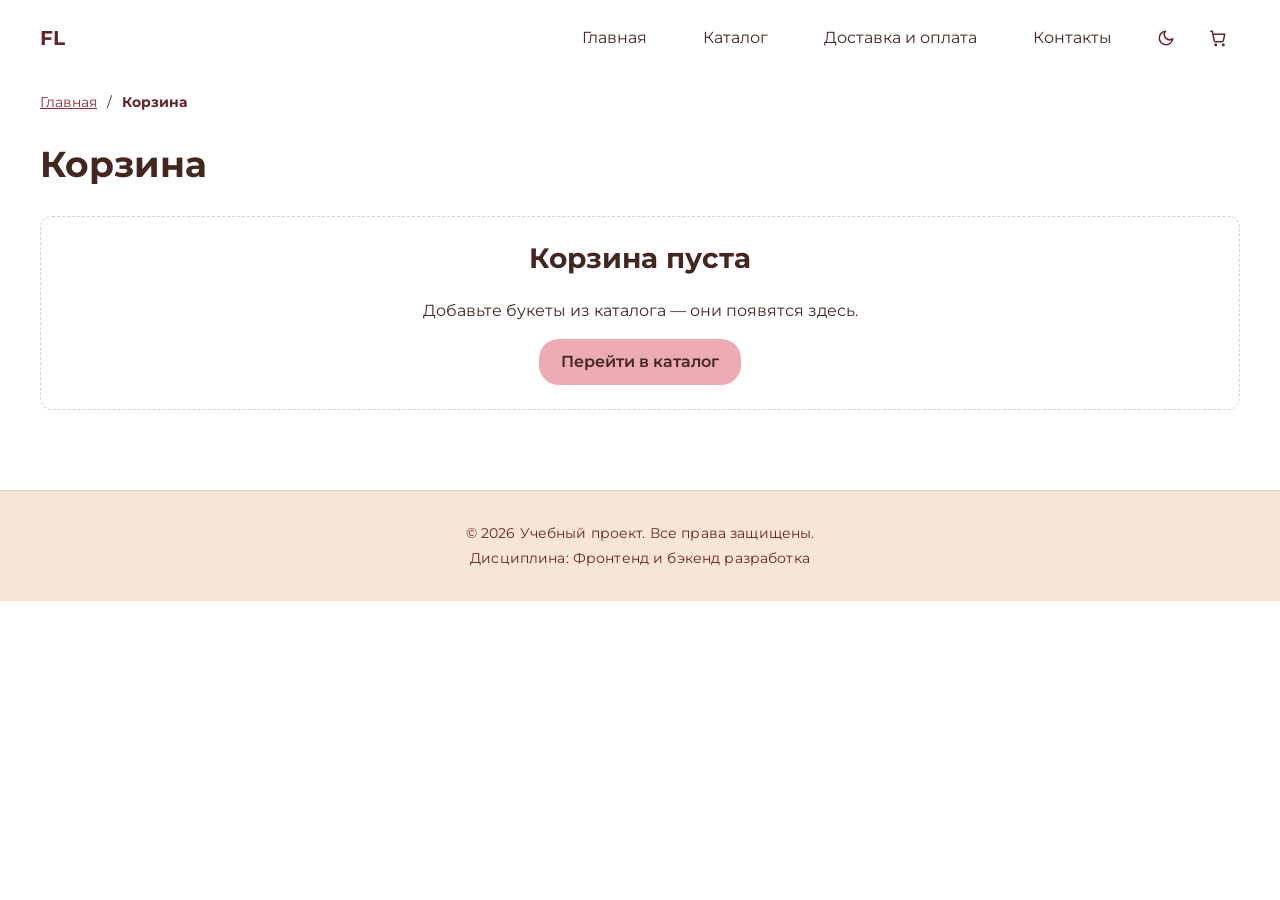
<file: cart.html>
<!DOCTYPE html>
<html lang="ru">
<head>
  <meta charset="UTF-8">
  <meta name="viewport" content="width=device-width, initial-scale=1.0">
  <meta name="description" content="Корзина: количество, удаление, промокод и итоговая сумма.">
  <title>Корзина — Учебный интернет-магазин</title>
  <script>
    /* Тема ставится до отрисовки страницы, чтобы не было «вспышки» светлой темы. */
    try {
      var savedTheme = JSON.parse(localStorage.getItem('kr4-theme'));
      var dark = savedTheme ? savedTheme === 'dark' : window.matchMedia('(prefers-color-scheme: dark)').matches;
      document.documentElement.dataset.theme = dark ? 'dark' : 'light';
    } catch (error) {}
  </script>
  <link rel="preconnect" href="https://fonts.googleapis.com">
  <link rel="preconnect" href="https://fonts.gstatic.com" crossorigin>
  <link rel="stylesheet" href="https://fonts.googleapis.com/css2?family=Montserrat:wght@300;400;700&display=swap">
  <link rel="stylesheet" href="css/style.css">
  <link rel="stylesheet" href="css/responsive.css">
  <link rel="icon" href="images/icon.png" type="image/png">
  <script src="js/data.js" defer></script>
  <script src="js/utils.js" defer></script>
  <script src="js/cart.js" defer></script>
  <script src="js/favorites.js" defer></script>
  <script src="js/theme.js" defer></script>
  <script src="js/modal.js" defer></script>
  <script src="js/validation.js" defer></script>
  <script src="js/catalog.js" defer></script>
  <script src="js/product.js" defer></script>
  <script src="js/order.js" defer></script>
  <script src="js/main.js" defer></script>
  <meta property="og:type" content="website">
  <meta property="og:title" content="Учебный интернет-магазин цветов">
  <meta property="og:description" content="Учебный проект: JavaScript, DOM, события, формы и валидация.">
  <meta property="og:image" content="https://menvika.github.io/kr4-js-shop/images/hero-1200.jpg">
</head>
<body data-page="cart">
  <a class="skip-link" href="#main">Перейти к основному содержимому</a>
  <svg class="icon-sprite" aria-hidden="true" focusable="false" style="display: none">
    <symbol id="icon-cart" viewBox="0 0 24 24" fill="none" stroke="currentColor" stroke-width="2" stroke-linecap="round" stroke-linejoin="round">
      <circle cx="9" cy="21" r="1"></circle>
      <circle cx="19" cy="21" r="1"></circle>
      <path d="M2.5 3h2l2.4 12.4a2 2 0 0 0 2 1.6h8.2a2 2 0 0 0 2-1.6L21 7H6"></path>
    </symbol>
    <symbol id="icon-heart" viewBox="0 0 24 24" fill="none" stroke="currentColor" stroke-width="2" stroke-linecap="round" stroke-linejoin="round">
      <path d="M20.8 4.6a5.5 5.5 0 0 0-7.8 0L12 5.7l-1-1.1a5.5 5.5 0 0 0-7.8 7.8l1 1.1L12 21.2l7.8-7.7 1-1.1a5.5 5.5 0 0 0 0-7.8z"></path>
    </symbol>
    <symbol id="icon-moon" viewBox="0 0 24 24" fill="none" stroke="currentColor" stroke-width="2" stroke-linecap="round" stroke-linejoin="round">
      <path d="M21 12.8A9 9 0 1 1 11.2 3a7 7 0 0 0 9.8 9.8z"></path>
    </symbol>
    <symbol id="icon-sun" viewBox="0 0 24 24" fill="none" stroke="currentColor" stroke-width="2" stroke-linecap="round" stroke-linejoin="round">
      <circle cx="12" cy="12" r="4"></circle>
      <path d="M12 2v2M12 20v2M4.9 4.9l1.4 1.4M17.7 17.7l1.4 1.4M2 12h2M20 12h2M4.9 19.1l1.4-1.4M17.7 6.3l1.4-1.4"></path>
    </symbol>
  </svg>
  <header>
    <div class="site-header">
      <nav class="site-nav" aria-label="Основная навигация">
        <a class="site-logo" href="index.html" aria-label="FL — на главную">FL</a>
        <button class="nav-toggle" type="button" aria-expanded="false" aria-controls="site-menu" hidden>
          <span class="nav-toggle__bars" aria-hidden="true"></span>
          <span>Меню</span>
        </button>
        <ul class="site-nav__list" id="site-menu">
            <li><a href="index.html">Главная</a></li>
            <li><a href="catalog.html">Каталог</a></li>
            <li><a href="dostav.html">Доставка и оплата</a></li>
            <li><a href="contacts.html">Контакты</a></li>
        </ul>
        <div class="site-nav__actions">
          <button class="theme-toggle" type="button" id="theme-toggle" aria-pressed="false" aria-label="Включить тёмную тему">
            <svg class="theme-toggle__moon" viewBox="0 0 24 24" aria-hidden="true"><use href="#icon-moon"></use></svg>
            <svg class="theme-toggle__sun" viewBox="0 0 24 24" aria-hidden="true"><use href="#icon-sun"></use></svg>
          </button>
          <a class="cart-button cart-button--header" id="header-basket" href="cart.html" aria-label="Корзина" aria-current="page">
            <svg viewBox="0 0 24 24" aria-hidden="true"><use href="#icon-cart"></use></svg>
            <span class="cart-badge" data-cart-count hidden>0</span>
          </a>
        </div>
      </nav>
    </div>
  </header>

  <main id="main" tabindex="-1">
    <nav class="breadcrumbs" aria-label="Хлебные крошки">
      <a href="index.html">Главная</a>
      <span class="breadcrumbs__separator" aria-hidden="true">/</span>
      <span aria-current="page">Корзина</span>
    </nav>
    <section class="section cart-page">
      <h1>Корзина</h1>

      <div class="empty-state" id="cart-empty" hidden>
        <h2 class="empty-state__title">Корзина пуста</h2>
        <p>Добавьте букеты из каталога — они появятся здесь.</p>
        <a class="button" href="catalog.html">Перейти в каталог</a>
      </div>

      <div class="cart-layout">
        <ul class="cart-list" id="cart-list" aria-label="Товары в корзине"></ul>

        <aside class="cart-summary" id="cart-summary" aria-label="Итого" hidden>
          <h2>Ваш заказ</h2>
          <dl class="cart-summary__rows">
            <div><dt>Товаров</dt><dd id="cart-count">0</dd></div>
            <div><dt>Сумма</dt><dd id="cart-subtotal">0 руб.</dd></div>
            <div id="cart-discount-row" hidden><dt id="cart-discount-label">Скидка</dt><dd id="cart-discount">0 руб.</dd></div>
            <div class="cart-summary__total"><dt>Итого</dt><dd id="cart-total">0 руб.</dd></div>
          </dl>

          <form class="promo-form" id="promo-form" action="#" novalidate>
            <label for="promo-input">Промокод</label>
            <div class="promo-form__row">
              <input id="promo-input" name="promo" type="text" autocomplete="off" maxlength="20" placeholder="SPRING10">
              <button class="button" type="submit">Применить</button>
            </div>
            <p class="promo-form__hint">Попробуйте SPRING10 или FLOWERS500 (от 5000 руб.).</p>
            <p class="promo-form__message" id="promo-message" role="status" aria-live="polite"></p>
            <p class="promo-form__applied" id="promo-applied" hidden>
              <span id="promo-applied-text"></span>
              <button class="link-button" type="button" id="promo-remove">Убрать</button>
            </p>
          </form>

          <div class="cart-summary__actions">
            <a class="button" href="order.html">Оформить заявку</a>
            <button class="button button--outline" type="button" id="cart-clear">Очистить корзину</button>
          </div>
        </aside>
      </div>
    </section>
  </main>

  <div class="toast" id="toast" role="status" aria-live="polite">
    <img class="toast__image" data-src="images/cat_toast1.gif" alt="" width="240" height="240">
    <span class="toast__text" id="toast-text"></span>
  </div>

  <footer>
    <p>&copy; 2026 Учебный проект. Все права защищены.</p>
    <p>Дисциплина: Фронтенд и бэкенд разработка</p>
  </footer>
</body>
</html>
</file>
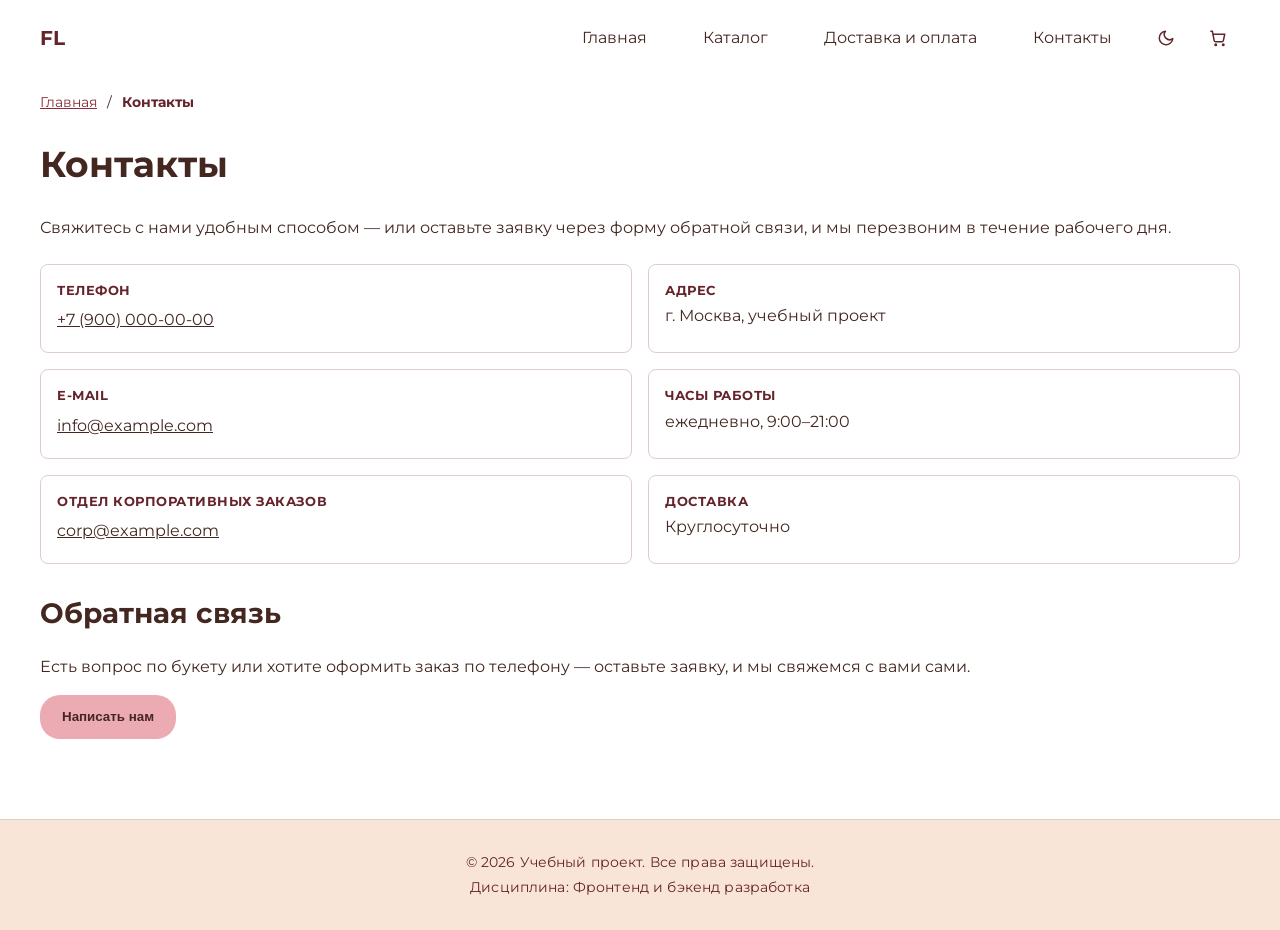
<file: contacts.html>
<!DOCTYPE html>
<html lang="ru">
<head>
  <meta charset="UTF-8">
  <meta name="viewport" content="width=device-width, initial-scale=1.0">
  <meta name="description" content="Контакты магазина и форма обратной связи.">
  <title>Контакты — Учебный интернет-магазин</title>
  <script>
    /* Тема ставится до отрисовки страницы, чтобы не было «вспышки» светлой темы. */
    try {
      var savedTheme = JSON.parse(localStorage.getItem('kr4-theme'));
      var dark = savedTheme ? savedTheme === 'dark' : window.matchMedia('(prefers-color-scheme: dark)').matches;
      document.documentElement.dataset.theme = dark ? 'dark' : 'light';
    } catch (error) {}
  </script>
  <link rel="preconnect" href="https://fonts.googleapis.com">
  <link rel="preconnect" href="https://fonts.gstatic.com" crossorigin>
  <link rel="stylesheet" href="https://fonts.googleapis.com/css2?family=Montserrat:wght@300;400;700&display=swap">
  <link rel="stylesheet" href="css/style.css">
  <link rel="stylesheet" href="css/responsive.css">
  <link rel="icon" href="images/icon.png" type="image/png">
  <script src="js/data.js" defer></script>
  <script src="js/utils.js" defer></script>
  <script src="js/cart.js" defer></script>
  <script src="js/favorites.js" defer></script>
  <script src="js/theme.js" defer></script>
  <script src="js/modal.js" defer></script>
  <script src="js/validation.js" defer></script>
  <script src="js/catalog.js" defer></script>
  <script src="js/product.js" defer></script>
  <script src="js/order.js" defer></script>
  <script src="js/main.js" defer></script>
  <meta property="og:type" content="website">
  <meta property="og:title" content="Учебный интернет-магазин цветов">
  <meta property="og:description" content="Учебный проект: JavaScript, DOM, события, формы и валидация.">
  <meta property="og:image" content="https://menvika.github.io/kr4-js-shop/images/hero-1200.jpg">
</head>
<body data-page="contacts">
  <a class="skip-link" href="#main">Перейти к основному содержимому</a>
  <svg class="icon-sprite" aria-hidden="true" focusable="false" style="display: none">
    <symbol id="icon-cart" viewBox="0 0 24 24" fill="none" stroke="currentColor" stroke-width="2" stroke-linecap="round" stroke-linejoin="round">
      <circle cx="9" cy="21" r="1"></circle>
      <circle cx="19" cy="21" r="1"></circle>
      <path d="M2.5 3h2l2.4 12.4a2 2 0 0 0 2 1.6h8.2a2 2 0 0 0 2-1.6L21 7H6"></path>
    </symbol>
    <symbol id="icon-heart" viewBox="0 0 24 24" fill="none" stroke="currentColor" stroke-width="2" stroke-linecap="round" stroke-linejoin="round">
      <path d="M20.8 4.6a5.5 5.5 0 0 0-7.8 0L12 5.7l-1-1.1a5.5 5.5 0 0 0-7.8 7.8l1 1.1L12 21.2l7.8-7.7 1-1.1a5.5 5.5 0 0 0 0-7.8z"></path>
    </symbol>
    <symbol id="icon-moon" viewBox="0 0 24 24" fill="none" stroke="currentColor" stroke-width="2" stroke-linecap="round" stroke-linejoin="round">
      <path d="M21 12.8A9 9 0 1 1 11.2 3a7 7 0 0 0 9.8 9.8z"></path>
    </symbol>
    <symbol id="icon-sun" viewBox="0 0 24 24" fill="none" stroke="currentColor" stroke-width="2" stroke-linecap="round" stroke-linejoin="round">
      <circle cx="12" cy="12" r="4"></circle>
      <path d="M12 2v2M12 20v2M4.9 4.9l1.4 1.4M17.7 17.7l1.4 1.4M2 12h2M20 12h2M4.9 19.1l1.4-1.4M17.7 6.3l1.4-1.4"></path>
    </symbol>
  </svg>
  <header>
    <div class="site-header">
      <nav class="site-nav" aria-label="Основная навигация">
        <a class="site-logo" href="index.html" aria-label="FL — на главную">FL</a>
        <button class="nav-toggle" type="button" aria-expanded="false" aria-controls="site-menu" hidden>
          <span class="nav-toggle__bars" aria-hidden="true"></span>
          <span>Меню</span>
        </button>
        <ul class="site-nav__list" id="site-menu">
            <li><a href="index.html">Главная</a></li>
            <li><a href="catalog.html">Каталог</a></li>
            <li><a href="dostav.html">Доставка и оплата</a></li>
            <li><a href="contacts.html" aria-current="page">Контакты</a></li>
        </ul>
        <div class="site-nav__actions">
          <button class="theme-toggle" type="button" id="theme-toggle" aria-pressed="false" aria-label="Включить тёмную тему">
            <svg class="theme-toggle__moon" viewBox="0 0 24 24" aria-hidden="true"><use href="#icon-moon"></use></svg>
            <svg class="theme-toggle__sun" viewBox="0 0 24 24" aria-hidden="true"><use href="#icon-sun"></use></svg>
          </button>
          <a class="cart-button cart-button--header" id="header-basket" href="cart.html" aria-label="Корзина">
            <svg viewBox="0 0 24 24" aria-hidden="true"><use href="#icon-cart"></use></svg>
            <span class="cart-badge" data-cart-count hidden>0</span>
          </a>
        </div>
      </nav>
    </div>
  </header>

  <main id="main" tabindex="-1">

    <nav class="breadcrumbs" aria-label="Хлебные крошки">
      <a href="index.html">Главная</a>
      <span class="breadcrumbs__separator" aria-hidden="true">/</span>
      <span aria-current="page">Контакты</span>
    </nav>

    <section class="section">
      <h1>Контакты</h1>
      <p>
        Свяжитесь с нами удобным способом — или оставьте заявку через форму
        обратной связи, и мы перезвоним в течение рабочего дня.
      </p>

      <ul class="contact-list">
        <li>
          <span class="contact-list__label">Телефон</span>
          <a href="tel:+79000000000">+7 (900) 000-00-00</a>
        </li>
        <li>
          <span class="contact-list__label">Адрес</span>
          г. Москва, учебный проект
        </li>
        <li>
          <span class="contact-list__label">E-mail</span>
          <a href="mailto:info@example.com">info@example.com</a>
        </li>
        <li>
          <span class="contact-list__label">Часы работы</span>
          ежедневно, 9:00–21:00
        </li>
        <li>
          <span class="contact-list__label">Отдел корпоративных заказов</span>
          <a href="mailto:corp@example.com">corp@example.com</a>
        </li>
        <li>
          <span class="contact-list__label">Доставка</span>
          Круглосуточно
        </li>
      </ul>
    </section>

    <section class="section" id="feedback">
      <h2>Обратная связь</h2>
      <p>
        Есть вопрос по букету или хотите оформить заказ по телефону —
        оставьте заявку, и мы свяжемся с вами сами.
      </p>

      <button type="button" class="button" id="open-order-dialog" data-open-modal="contact-order-dialog">Написать нам</button>
    </section>
  
  </main>

  <div class="toast" id="toast" role="status" aria-live="polite">
    <img class="toast__image" data-src="images/cat_toast1.gif" alt="" width="240" height="240">
    <span class="toast__text" id="toast-text"></span>
  </div>
  <dialog class="order-dialog" id="contact-order-dialog" aria-labelledby="contact-order-dialog-title">
    <div class="order-dialog__body">
      <button class="dialog-close" type="button" data-close-modal aria-label="Закрыть">×</button>

      <p class="dialog-eyebrow">Обратная связь</p>
      <h2 id="contact-order-dialog-title">Оставить заявку</h2>
      <p class="order-dialog__lead">Заполните форму — ответим по указанному телефону или почте.</p>

      <form class="order-form" id="contact-order-form" action="#" method="post" novalidate>
        <div class="form-field">
          <label for="contact-name">Имя</label>
          <input id="contact-name" name="name" type="text" placeholder="Введите ваше имя" autocomplete="given-name" required data-validate="name" data-label="Имя" data-required-message="Введите имя">
        </div>

        <div class="form-field">
          <label for="contact-email">E-mail</label>
          <input id="contact-email" name="email" type="email" placeholder="example@mail.ru" autocomplete="email" required data-validate="email" data-label="E-mail" data-required-message="Введите e-mail">
        </div>

        <div class="form-field">
          <label for="contact-phone">Телефон</label>
          <input id="contact-phone" name="phone" type="tel" inputmode="tel" placeholder="+7 900 000-00-00" required data-validate="phone" data-label="Телефон" data-required-message="Введите телефон">
        </div>

        <div class="form-field">
          <label for="contact-date">Дата связи</label>
          <input id="contact-date" name="date" type="date" data-validate="date" data-label="Дата связи">
        </div>

        <div class="form-field">
          <label for="contact-comment">Комментарий</label>
          <textarea id="contact-comment" name="comment" rows="4" placeholder="Укажите дополнительную информацию" data-validate="comment" data-label="Комментарий"></textarea>
        </div>

        <div class="form-field form-field--checkbox">
          <label for="contact-agreement">
            <input id="contact-agreement" name="agreement" type="checkbox" required data-validate="agreement" data-label="Согласие" data-required-message="Подтвердите согласие на обработку данных"> Я согласен на обработку данных
          </label>
        </div>

        <div class="form-actions">
          <button type="submit" class="button">Отправить заявку</button>
        </div>
      </form>

      <div id="success-message" class="success-message" role="status" tabindex="-1" hidden>
        <strong>Заявка успешно отправлена!</strong>
        <p>Спасибо! Мы свяжемся с вами в ближайшее время.</p>
      </div>
    </div>
  </dialog>
  <footer>
    <p>&copy; 2026 Учебный проект. Все права защищены.</p>
    <p>Дисциплина: Фронтенд и бэкенд разработка</p>
  </footer>
</body>
</html>
</file>
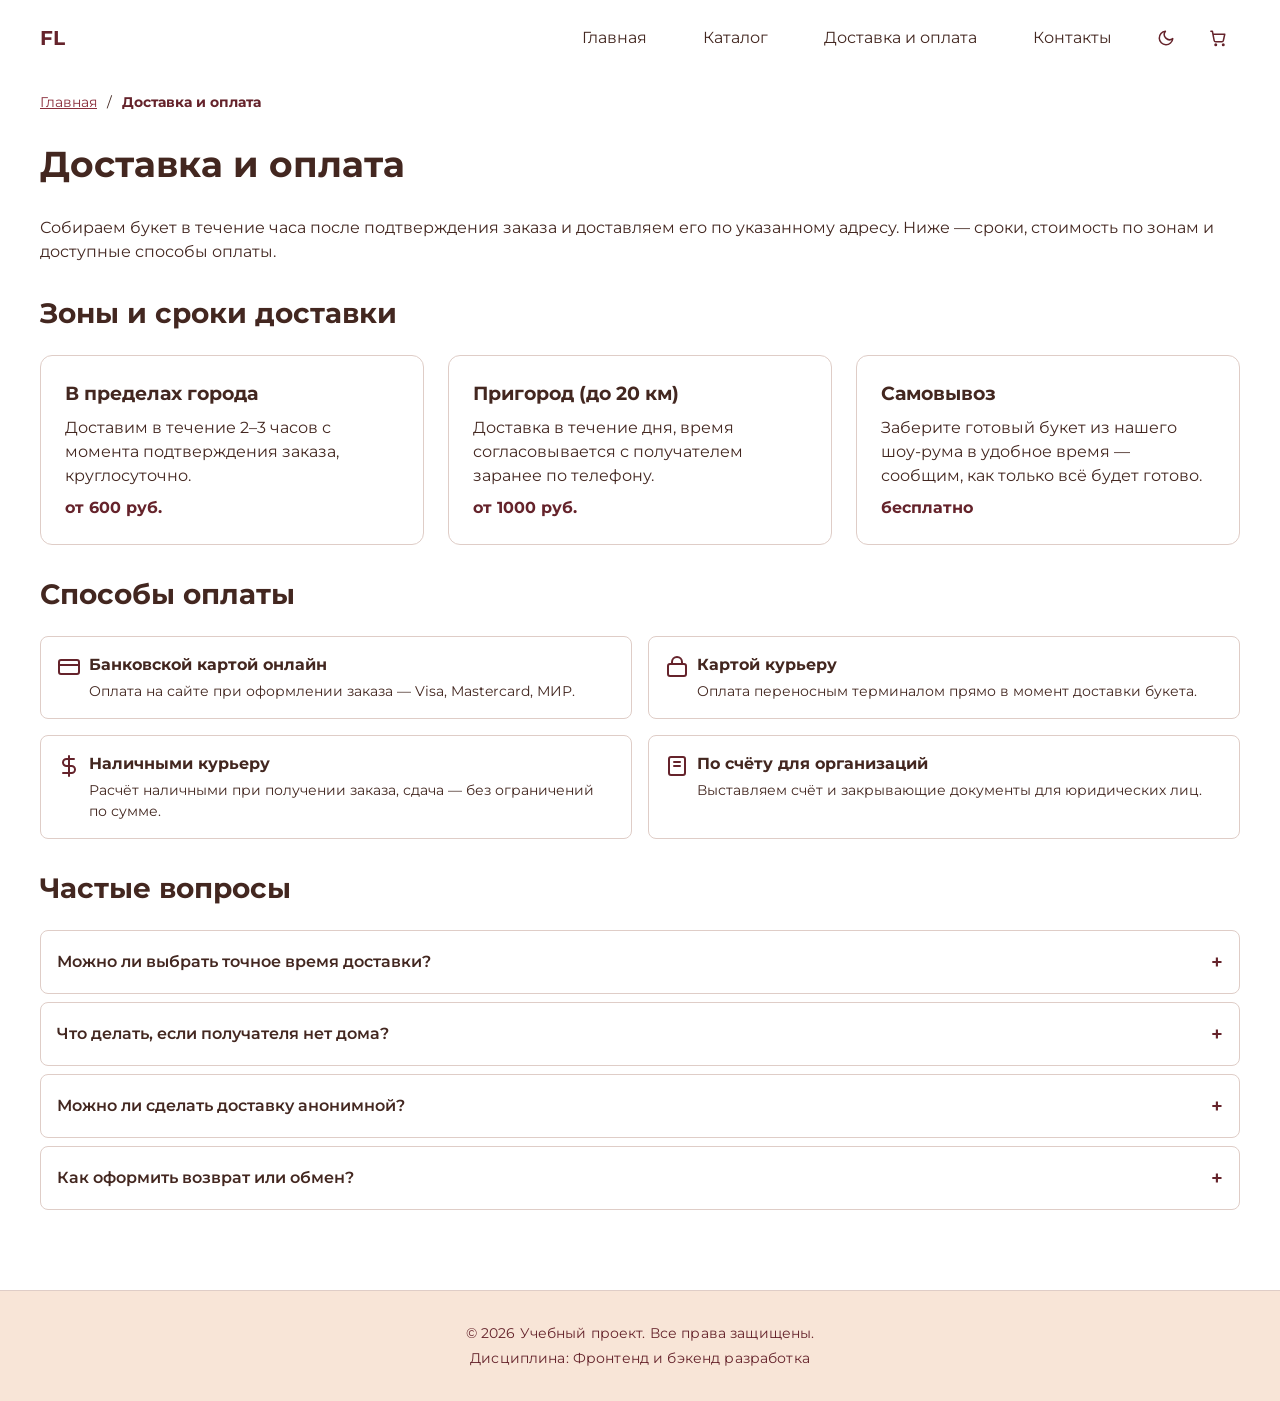
<file: dostav.html>
<!DOCTYPE html>
<html lang="ru">
<head>
  <meta charset="UTF-8">
  <meta name="viewport" content="width=device-width, initial-scale=1.0">
  <meta name="description" content="Условия доставки и способы оплаты учебного интернет-магазина цветов.">
  <title>Доставка и оплата — Учебный интернет-магазин</title>
  <script>
    /* Тема ставится до отрисовки страницы, чтобы не было «вспышки» светлой темы. */
    try {
      var savedTheme = JSON.parse(localStorage.getItem('kr4-theme'));
      var dark = savedTheme ? savedTheme === 'dark' : window.matchMedia('(prefers-color-scheme: dark)').matches;
      document.documentElement.dataset.theme = dark ? 'dark' : 'light';
    } catch (error) {}
  </script>
  <link rel="preconnect" href="https://fonts.googleapis.com">
  <link rel="preconnect" href="https://fonts.gstatic.com" crossorigin>
  <link rel="stylesheet" href="https://fonts.googleapis.com/css2?family=Montserrat:wght@300;400;700&display=swap">
  <link rel="stylesheet" href="css/style.css">
  <link rel="stylesheet" href="css/responsive.css">
  <link rel="icon" href="images/icon.png" type="image/png">
  <script src="js/data.js" defer></script>
  <script src="js/utils.js" defer></script>
  <script src="js/cart.js" defer></script>
  <script src="js/favorites.js" defer></script>
  <script src="js/theme.js" defer></script>
  <script src="js/modal.js" defer></script>
  <script src="js/validation.js" defer></script>
  <script src="js/catalog.js" defer></script>
  <script src="js/product.js" defer></script>
  <script src="js/order.js" defer></script>
  <script src="js/main.js" defer></script>
  <meta property="og:type" content="website">
  <meta property="og:title" content="Учебный интернет-магазин цветов">
  <meta property="og:description" content="Учебный проект: JavaScript, DOM, события, формы и валидация.">
  <meta property="og:image" content="https://menvika.github.io/kr4-js-shop/images/hero-1200.jpg">
</head>
<body data-page="dostav">
  <a class="skip-link" href="#main">Перейти к основному содержимому</a>
  <svg class="icon-sprite" aria-hidden="true" focusable="false" style="display: none">
    <symbol id="icon-cart" viewBox="0 0 24 24" fill="none" stroke="currentColor" stroke-width="2" stroke-linecap="round" stroke-linejoin="round">
      <circle cx="9" cy="21" r="1"></circle>
      <circle cx="19" cy="21" r="1"></circle>
      <path d="M2.5 3h2l2.4 12.4a2 2 0 0 0 2 1.6h8.2a2 2 0 0 0 2-1.6L21 7H6"></path>
    </symbol>
    <symbol id="icon-heart" viewBox="0 0 24 24" fill="none" stroke="currentColor" stroke-width="2" stroke-linecap="round" stroke-linejoin="round">
      <path d="M20.8 4.6a5.5 5.5 0 0 0-7.8 0L12 5.7l-1-1.1a5.5 5.5 0 0 0-7.8 7.8l1 1.1L12 21.2l7.8-7.7 1-1.1a5.5 5.5 0 0 0 0-7.8z"></path>
    </symbol>
    <symbol id="icon-moon" viewBox="0 0 24 24" fill="none" stroke="currentColor" stroke-width="2" stroke-linecap="round" stroke-linejoin="round">
      <path d="M21 12.8A9 9 0 1 1 11.2 3a7 7 0 0 0 9.8 9.8z"></path>
    </symbol>
    <symbol id="icon-sun" viewBox="0 0 24 24" fill="none" stroke="currentColor" stroke-width="2" stroke-linecap="round" stroke-linejoin="round">
      <circle cx="12" cy="12" r="4"></circle>
      <path d="M12 2v2M12 20v2M4.9 4.9l1.4 1.4M17.7 17.7l1.4 1.4M2 12h2M20 12h2M4.9 19.1l1.4-1.4M17.7 6.3l1.4-1.4"></path>
    </symbol>
  </svg>
  <header>
    <div class="site-header">
      <nav class="site-nav" aria-label="Основная навигация">
        <a class="site-logo" href="index.html" aria-label="FL — на главную">FL</a>
        <button class="nav-toggle" type="button" aria-expanded="false" aria-controls="site-menu" hidden>
          <span class="nav-toggle__bars" aria-hidden="true"></span>
          <span>Меню</span>
        </button>
        <ul class="site-nav__list" id="site-menu">
            <li><a href="index.html">Главная</a></li>
            <li><a href="catalog.html">Каталог</a></li>
            <li><a href="dostav.html" aria-current="page">Доставка и оплата</a></li>
            <li><a href="contacts.html">Контакты</a></li>
        </ul>
        <div class="site-nav__actions">
          <button class="theme-toggle" type="button" id="theme-toggle" aria-pressed="false" aria-label="Включить тёмную тему">
            <svg class="theme-toggle__moon" viewBox="0 0 24 24" aria-hidden="true"><use href="#icon-moon"></use></svg>
            <svg class="theme-toggle__sun" viewBox="0 0 24 24" aria-hidden="true"><use href="#icon-sun"></use></svg>
          </button>
          <a class="cart-button cart-button--header" id="header-basket" href="cart.html" aria-label="Корзина">
            <svg viewBox="0 0 24 24" aria-hidden="true"><use href="#icon-cart"></use></svg>
            <span class="cart-badge" data-cart-count hidden>0</span>
          </a>
        </div>
      </nav>
    </div>
  </header>

  <main id="main" tabindex="-1">

    <nav class="breadcrumbs" aria-label="Хлебные крошки">
      <a href="index.html">Главная</a>
      <span class="breadcrumbs__separator" aria-hidden="true">/</span>
      <span aria-current="page">Доставка и оплата</span>
    </nav>

    <section class="section">
      <h1>Доставка и оплата</h1>
      <p>
        Собираем букет в течение часа после подтверждения заказа и доставляем
        его по указанному адресу. Ниже — сроки, стоимость по зонам и доступные
        способы оплаты.
      </p>
    </section>

    <section class="section" id="delivery">
      <h2>Зоны и сроки доставки</h2>

      <div class="info-grid">
        <div class="info-card">
          <h3>В пределах города</h3>
          <p>Доставим в течение 2–3 часов с момента подтверждения заказа, круглосуточно.</p>
          <span class="info-card__price">от 600 руб.</span>
        </div>
    
        <div class="info-card">
          <h3>Пригород (до 20 км)</h3>
          <p>Доставка в течение дня, время согласовывается с получателем заранее по телефону.</p>
          <span class="info-card__price">от 1000 руб.</span>
        </div>

        <div class="info-card">
          <h3>Самовывоз</h3>
          <p>Заберите готовый букет из нашего шоу-рума в удобное время — сообщим, как только всё будет готово.</p>
          <span class="info-card__price">бесплатно</span>
        </div>
      </div>
    </section>

    <section class="section" id="payment">
      <h2>Способы оплаты</h2>

      <ul class="payment-methods">
        <li>
          <svg viewBox="0 0 24 24" fill="none" stroke="currentColor" stroke-width="2" stroke-linecap="round" stroke-linejoin="round">
            <rect x="2" y="5" width="20" height="14" rx="2"></rect>
            <line x1="2" y1="10" x2="22" y2="10"></line>
          </svg>
          <div>
            <h3>Банковской картой онлайн</h3>
            <p>Оплата на сайте при оформлении заказа — Visa, Mastercard, МИР.</p>
          </div>
        </li>

        <li>
          <svg viewBox="0 0 24 24" fill="none" stroke="currentColor" stroke-width="2" stroke-linecap="round" stroke-linejoin="round">
            <path d="M17 9V7a5 5 0 0 0-10 0v2"></path>
            <rect x="3" y="9" width="18" height="12" rx="2"></rect>
          </svg>
          <div>
            <h3>Картой курьеру</h3>
            <p>Оплата переносным терминалом прямо в момент доставки букета.</p>
          </div>
        </li>

        <li>
          <svg viewBox="0 0 24 24" fill="none" stroke="currentColor" stroke-width="2" stroke-linecap="round" stroke-linejoin="round">
            <path d="M12 2v20M17 5H9.5a3.5 3.5 0 0 0 0 7h5a3.5 3.5 0 0 1 0 7H6"></path>
          </svg>
          <div>
            <h3>Наличными курьеру</h3>
            <p>Расчёт наличными при получении заказа, сдача — без ограничений по сумме.</p>
          </div>
        </li>

        <li>
          <svg viewBox="0 0 24 24" fill="none" stroke="currentColor" stroke-width="2" stroke-linecap="round" stroke-linejoin="round">
            <rect x="4" y="3" width="16" height="18" rx="2"></rect>
            <line x1="9" y1="8" x2="15" y2="8"></line>
            <line x1="9" y1="12" x2="15" y2="12"></line>
          </svg>
          <div>
            <h3>По счёту для организаций</h3>
            <p>Выставляем счёт и закрывающие документы для юридических лиц.</p>
          </div>
        </li>
      </ul>
    </section>

    <section class="section" id="faq">
      <h2>Частые вопросы</h2>

      <div class="faq-list">
        <details class="faq-item">
          <summary>Можно ли выбрать точное время доставки?</summary>
          <p>Да, при оформлении заявки укажите желаемую дату и добавьте время в комментарии — мы согласуем его с курьером.</p>
        </details>

        <details class="faq-item">
          <summary>Что делать, если получателя нет дома?</summary>
          <p>Курьер свяжется по указанному телефону, чтобы уточнить новое время или адрес доставки.</p>
        </details>

        <details class="faq-item">
          <summary>Можно ли сделать доставку анонимной?</summary>
          <p>Да, эта услуга указана в разделе «Дополнительные услуги» на главной странице — получатель не узнает, от кого букет.</p>
        </details>

        <details class="faq-item">
          <summary>Как оформить возврат или обмен?</summary>
          <p>Свяжитесь с нами через страницу «Контакты» в течение суток с момента доставки — поможем решить вопрос.</p>
        </details>
      </div>
    </section>
  
  </main>

  <div class="toast" id="toast" role="status" aria-live="polite">
    <img class="toast__image" data-src="images/cat_toast1.gif" alt="" width="240" height="240">
    <span class="toast__text" id="toast-text"></span>
  </div>

  <footer>
    <p>&copy; 2026 Учебный проект. Все права защищены.</p>
    <p>Дисциплина: Фронтенд и бэкенд разработка</p>
  </footer>
</body>
</html>
</file>
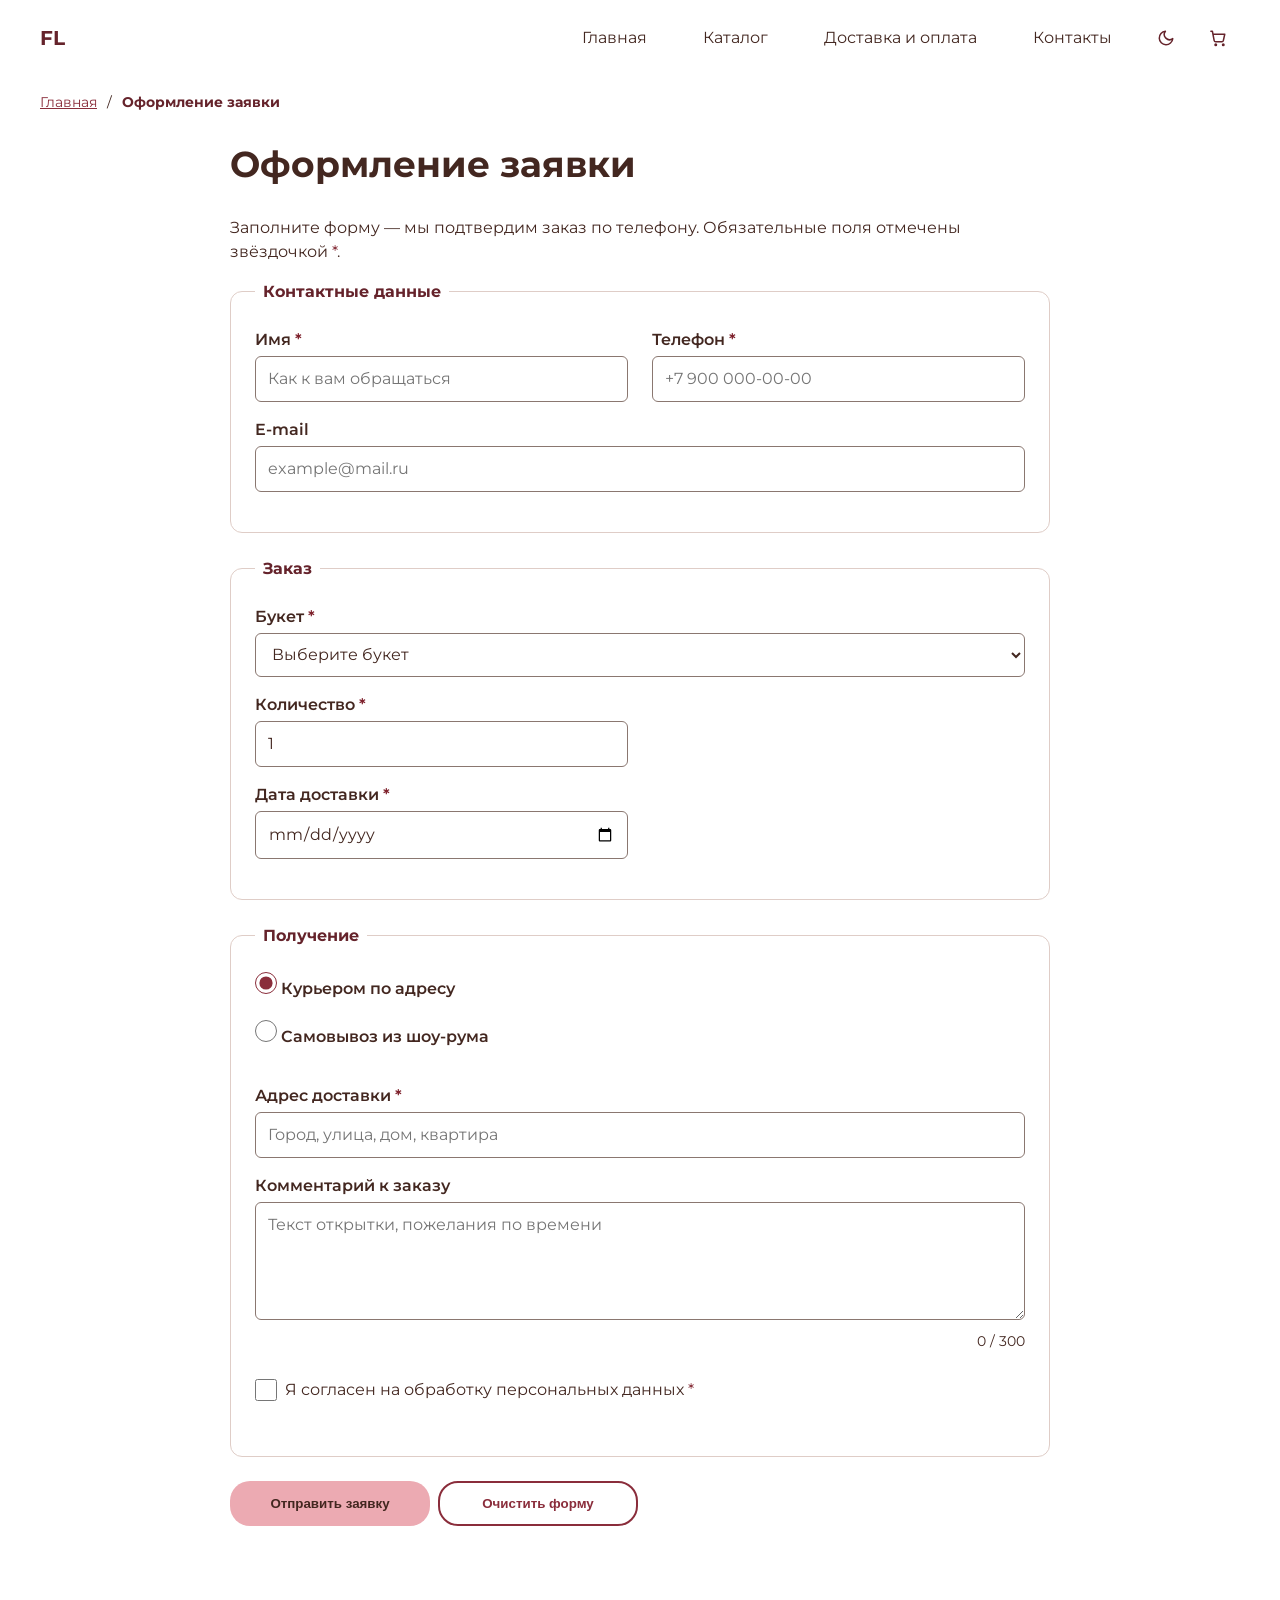
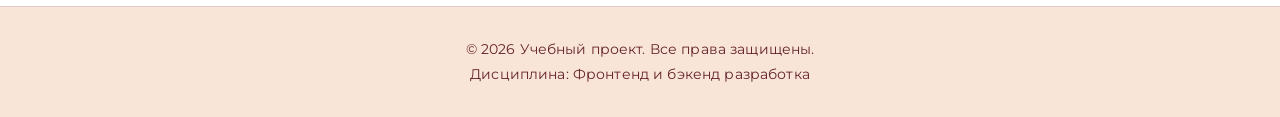
<file: order.html>
<!DOCTYPE html>
<html lang="ru">
<head>
  <meta charset="UTF-8">
  <meta name="viewport" content="width=device-width, initial-scale=1.0">
  <meta name="description" content="Форма заявки с проверкой данных: имя, телефон, e-mail, дата и адрес.">
  <title>Оформление заявки — Учебный интернет-магазин</title>
  <script>
    /* Тема ставится до отрисовки страницы, чтобы не было «вспышки» светлой темы. */
    try {
      var savedTheme = JSON.parse(localStorage.getItem('kr4-theme'));
      var dark = savedTheme ? savedTheme === 'dark' : window.matchMedia('(prefers-color-scheme: dark)').matches;
      document.documentElement.dataset.theme = dark ? 'dark' : 'light';
    } catch (error) {}
  </script>
  <link rel="preconnect" href="https://fonts.googleapis.com">
  <link rel="preconnect" href="https://fonts.gstatic.com" crossorigin>
  <link rel="stylesheet" href="https://fonts.googleapis.com/css2?family=Montserrat:wght@300;400;700&display=swap">
  <link rel="stylesheet" href="css/style.css">
  <link rel="stylesheet" href="css/responsive.css">
  <link rel="icon" href="images/icon.png" type="image/png">
  <script src="js/data.js" defer></script>
  <script src="js/utils.js" defer></script>
  <script src="js/cart.js" defer></script>
  <script src="js/favorites.js" defer></script>
  <script src="js/theme.js" defer></script>
  <script src="js/modal.js" defer></script>
  <script src="js/validation.js" defer></script>
  <script src="js/catalog.js" defer></script>
  <script src="js/product.js" defer></script>
  <script src="js/order.js" defer></script>
  <script src="js/main.js" defer></script>
  <meta property="og:type" content="website">
  <meta property="og:title" content="Учебный интернет-магазин цветов">
  <meta property="og:description" content="Учебный проект: JavaScript, DOM, события, формы и валидация.">
  <meta property="og:image" content="https://menvika.github.io/kr4-js-shop/images/hero-1200.jpg">
</head>
<body data-page="order">
  <a class="skip-link" href="#main">Перейти к основному содержимому</a>
  <svg class="icon-sprite" aria-hidden="true" focusable="false" style="display: none">
    <symbol id="icon-cart" viewBox="0 0 24 24" fill="none" stroke="currentColor" stroke-width="2" stroke-linecap="round" stroke-linejoin="round">
      <circle cx="9" cy="21" r="1"></circle>
      <circle cx="19" cy="21" r="1"></circle>
      <path d="M2.5 3h2l2.4 12.4a2 2 0 0 0 2 1.6h8.2a2 2 0 0 0 2-1.6L21 7H6"></path>
    </symbol>
    <symbol id="icon-heart" viewBox="0 0 24 24" fill="none" stroke="currentColor" stroke-width="2" stroke-linecap="round" stroke-linejoin="round">
      <path d="M20.8 4.6a5.5 5.5 0 0 0-7.8 0L12 5.7l-1-1.1a5.5 5.5 0 0 0-7.8 7.8l1 1.1L12 21.2l7.8-7.7 1-1.1a5.5 5.5 0 0 0 0-7.8z"></path>
    </symbol>
    <symbol id="icon-moon" viewBox="0 0 24 24" fill="none" stroke="currentColor" stroke-width="2" stroke-linecap="round" stroke-linejoin="round">
      <path d="M21 12.8A9 9 0 1 1 11.2 3a7 7 0 0 0 9.8 9.8z"></path>
    </symbol>
    <symbol id="icon-sun" viewBox="0 0 24 24" fill="none" stroke="currentColor" stroke-width="2" stroke-linecap="round" stroke-linejoin="round">
      <circle cx="12" cy="12" r="4"></circle>
      <path d="M12 2v2M12 20v2M4.9 4.9l1.4 1.4M17.7 17.7l1.4 1.4M2 12h2M20 12h2M4.9 19.1l1.4-1.4M17.7 6.3l1.4-1.4"></path>
    </symbol>
  </svg>
  <header>
    <div class="site-header">
      <nav class="site-nav" aria-label="Основная навигация">
        <a class="site-logo" href="index.html" aria-label="FL — на главную">FL</a>
        <button class="nav-toggle" type="button" aria-expanded="false" aria-controls="site-menu" hidden>
          <span class="nav-toggle__bars" aria-hidden="true"></span>
          <span>Меню</span>
        </button>
        <ul class="site-nav__list" id="site-menu">
            <li><a href="index.html">Главная</a></li>
            <li><a href="catalog.html" aria-current="page">Каталог</a></li>
            <li><a href="dostav.html">Доставка и оплата</a></li>
            <li><a href="contacts.html">Контакты</a></li>
        </ul>
        <div class="site-nav__actions">
          <button class="theme-toggle" type="button" id="theme-toggle" aria-pressed="false" aria-label="Включить тёмную тему">
            <svg class="theme-toggle__moon" viewBox="0 0 24 24" aria-hidden="true"><use href="#icon-moon"></use></svg>
            <svg class="theme-toggle__sun" viewBox="0 0 24 24" aria-hidden="true"><use href="#icon-sun"></use></svg>
          </button>
          <a class="cart-button cart-button--header" id="header-basket" href="cart.html" aria-label="Корзина">
            <svg viewBox="0 0 24 24" aria-hidden="true"><use href="#icon-cart"></use></svg>
            <span class="cart-badge" data-cart-count hidden>0</span>
          </a>
        </div>
      </nav>
    </div>
  </header>

  <main id="main" tabindex="-1">
    <nav class="breadcrumbs" aria-label="Хлебные крошки">
      <a href="index.html">Главная</a>
      <span class="breadcrumbs__separator" aria-hidden="true">/</span>
      <span aria-current="page">Оформление заявки</span>
    </nav>
    <section class="order-page">
      <h1>Оформление заявки</h1>
      <p>
        Заполните форму — мы подтвердим заказ по телефону. Обязательные поля отмечены звёздочкой
        <span class="required-mark" aria-hidden="true">*</span>.
      </p>

      <div class="form-errors" id="order-errors" role="alert" tabindex="-1" hidden></div>

      <form class="order-form order-form-page" id="order-form" action="#" method="post" novalidate>
        <fieldset>
          <legend>Контактные данные</legend>
          <div class="form-grid">
            <div class="form-field">
              <label for="order-name">Имя <span class="required-mark" aria-hidden="true">*</span></label>
              <input id="order-name" name="name" type="text" autocomplete="name" placeholder="Как к вам обращаться" required data-validate="name" data-label="Имя" data-required-message="Введите имя">
            </div>
            <div class="form-field">
              <label for="order-phone">Телефон <span class="required-mark" aria-hidden="true">*</span></label>
              <input id="order-phone" name="phone" type="tel" inputmode="tel" autocomplete="tel" placeholder="+7 900 000-00-00" required data-validate="phone" data-label="Телефон" data-required-message="Введите телефон">
            </div>
            <div class="form-field form-field--full">
              <label for="order-email">E-mail</label>
              <input id="order-email" name="email" type="email" autocomplete="email" placeholder="example@mail.ru" data-validate="email" data-label="E-mail">
            </div>
          </div>
        </fieldset>

        <fieldset>
          <legend>Заказ</legend>

          <div class="order-cart-box" id="order-cart-box" hidden>
            <h2 class="order-cart-box__title">Состав заказа из корзины</h2>
            <ul id="order-cart-list"></ul>
            <p class="order-cart-box__total" id="order-cart-total"></p>
            <p><a href="cart.html">Изменить состав корзины</a></p>
          </div>

          <div class="form-grid" id="order-single-box">
            <div class="form-field form-field--full">
              <label for="order-product">Букет <span class="required-mark" aria-hidden="true">*</span></label>
              <select id="order-product" name="product" required data-validate="product" data-label="Букет" data-required-message="Выберите букет"><option value="">Выберите букет</option></select>
            </div>
            <div class="form-field">
              <label for="order-qty">Количество <span class="required-mark" aria-hidden="true">*</span></label>
              <input id="order-qty" name="qty" type="number" min="1" max="20" value="1" inputmode="numeric" required data-validate="quantity" data-label="Количество" data-required-message="Укажите количество">
            </div>
          </div>

          <div class="form-grid">
            <div class="form-field">
              <label for="order-date">Дата доставки <span class="required-mark" aria-hidden="true">*</span></label>
              <input id="order-date" name="date" type="date" required data-validate="date" data-label="Дата доставки" data-required-message="Выберите дату доставки">
            </div>
          </div>
        </fieldset>

        <fieldset>
          <legend>Получение</legend>
          <div class="form-grid">
            <div class="form-field form-field--full">
              <label class="choice"><input type="radio" name="delivery" value="courier" checked> Курьером по адресу</label>
              <label class="choice"><input type="radio" name="delivery" value="pickup"> Самовывоз из шоу-рума</label>
            </div>
            <div class="form-field form-field--full" id="address-field">
              <label for="order-address">Адрес доставки <span class="required-mark" aria-hidden="true">*</span></label>
              <input id="order-address" name="address" type="text" autocomplete="street-address" placeholder="Город, улица, дом, квартира" required data-validate="address" data-label="Адрес" data-required-message="Укажите адрес доставки">
            </div>
            <div class="form-field form-field--full">
              <label for="order-comment">Комментарий к заказу</label>
              <textarea id="order-comment" name="comment" rows="4" placeholder="Текст открытки, пожелания по времени" data-validate="comment" data-label="Комментарий" aria-describedby="comment-counter"></textarea>
              <small class="field-counter" id="comment-counter">0 / 300</small>
            </div>
            <div class="form-field form-field--full form-field--checkbox">
              <label for="order-agreement"><input id="order-agreement" name="agreement" type="checkbox" required data-validate="agreement" data-label="Согласие" data-required-message="Подтвердите согласие на обработку данных"> <span>Я согласен на обработку персональных данных <span class="required-mark" aria-hidden="true">*</span></span></label>
            </div>
          </div>
        </fieldset>

        <div class="form-actions">
          <button type="submit" class="button" id="order-submit">Отправить заявку</button>
          <button type="reset" class="button button--outline">Очистить форму</button>
        </div>
        <div id="order-status" role="status" aria-live="polite"></div>
      </form>

      <section class="order-result" id="order-result" tabindex="-1" aria-live="polite" hidden></section>
    </section>
  </main>

  <div class="toast" id="toast" role="status" aria-live="polite">
    <img class="toast__image" data-src="images/cat_toast1.gif" alt="" width="240" height="240">
    <span class="toast__text" id="toast-text"></span>
  </div>

  <footer>
    <p>&copy; 2026 Учебный проект. Все права защищены.</p>
    <p>Дисциплина: Фронтенд и бэкенд разработка</p>
  </footer>
</body>
</html>
</file>
<file: css/style.css>
/* ===============================
   1. Переменные проекта
   =============================== */

:root {
  /* Основные цвета проекта */
  --color-bg: #ffffff;
  --color-text: #432720;
  --color-black: #000000;
  --color-primary: #ecaab2;
  --color-primary-dark: #65232b;
  --color-border: #dfcdc7;
  --color-surface: #ffffff;
  --color-surface-accent: #eef5ff;
  --color-danger: #7e212c;
  --color-success: #4cab60;
  --color-success-bg: #eefaf0;
  --color-white: #ffffff;
  --color-ivory: #f8e5d7;

  /* Отступы */
  --space-xs: 4px;
  --space-sm: 8px;
  --space-md: 16px;
  --space-lg: 24px;
  --space-xl: 32px;

  /* Скругления */
  --radius-sm: 6px;
  --radius-md: 8px;
  --radius-lg: 12px;

  /* Размеры */
  --container-width: 1100px;
  --icon-button-size: 42px;
  --icon-size: 18px;
  --product-image-height: 300px;
  --product-image-height-md: 180px;
  --product-image-height-sm: 160px;
  --toast-image-size: 40px;
  --toast-padding: 10px 20px 10px 10px;
  --gap-sm: 10px;
  --dialog-pop-translate: 10px;
  --shadow-xl: 0 10px 30px rgba(0, 0, 0, 0.2);
}


/* ===============================
   2. Базовые стили
   =============================== */

* {
  box-sizing: border-box;
}

body {
  margin: 0;
  font-family: 'Montserrat', system-ui, -apple-system, 'Segoe UI', Roboto,
    'Helvetica Neue', Arial, sans-serif;
  line-height: 1.5;
  color: var(--color-text);
  background-color: var(--color-bg);
}

html {
  scroll-behavior: smooth;
}


/* ===============================
   3. Общие элементы интерфейса
   =============================== */

a {
  color: var(--color-primary);
}

a:hover {
  color: var(--color-primary-dark);
}

a:focus-visible {
  outline: 2px solid var(--color-primary);
  outline-offset: 3px;
}


/* ===============================
   4. Шапка сайта
   =============================== */

header,
footer {
  padding: var(--space-md);
}

header {
  background-color: var(--color-surface);
}

footer {
  margin-top: var(--space-xl);
  padding: var(--space-xl) var(--space-md);
  background-color: var(--color-ivory);
  border-top: 1px solid var(--color-border);
  text-align: center;
}

footer p {
  margin: 0 0 var(--space-xs);
  font-size: 13px;
  color: var(--color-primary-dark);
  letter-spacing: 0.01em;
}

footer p:last-child {
  margin-bottom: 0;
  opacity: 0.75;
}

.site-header {
  max-width: var(--container-width);
  margin: 0 auto;
}

.site-nav {
  display: flex;
  align-items: center;
  justify-content: space-between;
  gap: var(--space-lg);
}

.site-logo {
  display: inline-flex;
  align-items: center;
  font-weight: bold;
  text-decoration: none;
  color: var(--color-primary-dark);
  float: none;
}

.site-nav__list {
  display: flex;
  flex-wrap: wrap;
  justify-content: flex-end;
  align-items: center;
  gap: var(--space-xl);
  padding: 0;
  margin: 0;
  list-style: none;
}

.site-nav__list a {
  display: inline-block;
  padding: var(--space-sm) var(--space-md);
  color: var(--color-text);
  text-decoration: none;
  border-radius: var(--radius-sm);
}

.site-nav__list a:hover {
  color: var(--color-primary-dark);
  background-color: var(--color-white);
}

.site-nav__list li {
  display: flex;
  align-items: center;
}

.cart-button {
  flex-shrink: 0;
  display: inline-flex;
  align-items: center;
  justify-content: center;
  width: var(--icon-button-size);
  height: var(--icon-button-size);
  padding: 0;
  border: 1px solid var(--color-border);
  border-radius: 50%;
  background-color: var(--color-white);
  color: var(--color-primary-dark);
  cursor: pointer;
  transition: 0.2s;
}

.cart-button svg {
  width: var(--icon-size);
  height: var(--icon-size);
  stroke: currentColor;
  fill: none;
  stroke-width: 2;
  stroke-linecap: round;
  stroke-linejoin: round;
}

.cart-button:hover {
  background-color: var(--color-primary);
  border-color: var(--color-primary);
  color: var(--color-white);
}

.cart-button:focus-visible {
  outline: 2px solid var(--color-primary);
  outline-offset: 3px;
}


/* ===============================
   5. Основной контент
   =============================== */

main {
  padding: var(--space-xs);
}


/* ===============================
   6. Hero-блок с фотографией
   =============================== */

.hero {
  max-width: var(--container-width);
  margin: 0 auto var(--space-xl);
  padding: 0;
  border-radius: var(--radius-lg);
}
.hero-links {
  margin-top: var(--space-md);
}

.hero-image {
  position: relative;
  max-width: var(--container-width);
  min-height: clamp(320px, 45vh, 600px);
  background-image: url('../images/hero-1200.jpg');
  background-repeat: no-repeat;
  background-position: center;
  background-size: cover;
  border-radius: var(--radius-lg);
  display: flex;
  align-items: center;
  justify-content: flex-start;
  padding: clamp(var(--radius-lg), 4vw, var(--space-xl));
  overflow: hidden;
}

.hero-image::before {
  content: "";
  position: absolute;
  inset: 0;

  background: linear-gradient(
    90deg,
    rgba(67, 39, 32, 0.55) 0%,
    rgba(67, 39, 32, 0.25) 45%,
    rgba(67, 39, 32, 0.05) 100%
  );

  border-radius: var(--radius-lg);
}


/* ===============================
   7. Текст на фотографии
   =============================== */

.hero-content {
  position: relative;
  z-index: 1;
  max-width: clamp(220px, 45%, 560px);
  padding: clamp(var(--radius-lg), 3vw, 32px);
  text-align: left;
  color: var(--color-white);
  background: rgba(67, 39, 32, 0.65);
  backdrop-filter: blur(6px);
  border-left: 4px solid var(--color-primary);
  border-radius: 0 var(--radius-lg) var(--radius-lg) 0;
  box-shadow: 0 var(--radius-lg) 35px rgba(0, 0, 0, 0.2);
}

.hero-content h1 {
  margin: 0 0 16px;
  font-size: 16px;
  line-height: 1.6;
  font-weight: 600;
}

.hero-content p {
  margin: 0 0 20px;
  font-size: 16px;
  line-height: 1.6;
  color: rgba(255, 255, 255, 0.9);
}

.hero-desc p {
  margin: 0;
  line-height: 1.35;
  font-size: clamp(13px, 1.1vw, 15px);
}

.hero-content ul {
  display: flex;
  flex-wrap: wrap;
  gap: 8px;
  padding: 0;
  margin: 0 0 20px;
  list-style: none;
}

.hero-content li {
  margin: 0;
}

.hero-content li a {
  display: inline-block;
  padding: 7px var(--radius-lg);
  color: var(--color-white);
  background: rgba(255, 255, 255, 0.15);
  border: 1px solid rgba(255, 255, 255, 0.3);
  border-radius: 20px;
  text-decoration: none;
  font-size: 13px;
  transition: 0.2s;
}

.hero-content li a:hover {
  background: var(--color-primary);
  color: var(--color-white);
}


/* ===============================
   8. Кнопка
   =============================== */

.button {
  display: inline-block;

  padding: 11px 22px;
  color: var(--color-white);
  background-color: var(--color-primary);
  text-decoration: none;
  border: none;
  border-radius: 20px;
  cursor: pointer;
  font-weight: 600;
  transition: 0.2s;
}

.button:hover {
  background-color: var(--color-primary-dark);
  color: var(--color-white);
}

.button:focus-visible {
  outline: 2px solid var(--color-primary);
  outline-offset: 3px;
}

.button:disabled {
  opacity: 0.6;
  cursor: not-allowed;
}


/* ===============================
   9. Общие разделы
   =============================== */

.section {
  max-width: var(--container-width);
  margin: 0 auto var(--space-xl);
}

.section h2 {
  margin-top: 0;
}

.services-table {
  width: 100%;
  border-collapse: collapse;
  overflow: hidden;
  background-color: var(--color-surface);
  border: 1px solid var(--color-border);
  border-radius: var(--radius-lg);
  box-shadow: 0 var(--radius-lg) 28px rgba(101, 35, 43, 0.08);
}

.services-table th,
.services-table td {
  padding: 14px 16px;
  text-align: left;
  border-bottom: 1px solid var(--color-border);
  vertical-align: top;
}

.services-table thead th {
  background-color: var(--color-primary-dark);
  color: var(--color-white);
  font-weight: 700;
}

.services-table tbody tr:nth-child(even) {
  background-color: rgba(236, 170, 178, 0.08);
}

.services-table tbody tr:hover {
  background-color: rgba(236, 170, 178, 0.14);
}

.services-table tbody tr:last-child td {
  border-bottom: none;
}

.advantages-list {
  list-style: none;
  padding: 0;
  margin: 0;
  font-size: large;
}

.advantages-list li {
  position: relative;
  padding-left: 28px;
  margin-bottom: var(--space-sm);
}

.advantages-list li::before {
  content: "";
  position: absolute;
  left: 0;
  top: 50%;
  transform: translateY(-50%);
  width: var(--radius-lg);
  height: var(--radius-lg);
  border-radius: 50%;
  background: var(--color-primary);
  box-shadow: 0 2px 6px rgba(102, 34, 40, 0.18);
}


/* ===============================
   10. Карточки товаров
   =============================== */

.product-card {
  display: flex;
  flex-direction: column;
  gap: var(--space-sm);
  margin-bottom: 0;
  padding: var(--space-md);
  border-radius: var(--radius-md);
  box-shadow: 0 0 15px #65232b4b;
  background-color: var(--color-bg);
  text-align: center;
}
.product-price {
  font-weight: bold;
  margin-top: auto;
}

.product-card .button {
  margin-top: auto;
  align-self: center;
  text-align: center;
  font-weight: bold;
}


/* ===============================
   11. Сетка товаров
   =============================== */

.products-grid {
  display: grid;
  grid-template-columns: repeat(3, 1fr);
  gap: var(--space-xl);
}

img {
  max-width: 100%;
  height: auto;
  display: block;
}

.product-card img {
  width: 100%;
  height: var(--product-image-height);
  object-fit: cover;
  border-radius: calc(var(--radius-md) - 2px);
}

.catalog-products img,
.catalog-filters img {
  width: 100%;
  height: auto;
  object-fit: cover;
}

.hero-image img {
  width: 100%;
  height: 100%;
  object-fit: cover;
  display: block;
}

@media (max-width: 900px) {
  .product-card img {
    height: var(--product-image-height-md);
  }
}

@media (max-width: 600px) {
  .product-card img {
    height: var(--product-image-height-sm);
  }
  .products-grid {
    grid-template-columns: 1fr;
  }
}

.product-card__actions {
  display: flex;
  align-items: center;
  justify-content: center;
  gap: var(--gap-sm);
  margin-top: var(--space-md);
}

.product-card__actions .button {
  margin: 0;
}

.cart-button.is-added {
  background-color: var(--color-success);
  border-color: var(--color-success);
  color: var(--color-white);
}

/* тостики */
.toast {
  position: fixed;
  right: var(--space-lg);
  bottom: var(--space-lg);
  z-index: 100;
  display: flex;
  align-items: center;
  gap: var(--radius-lg);
  padding: var(--toast-padding);
  border-radius: var(--radius-md);
  background-color: var(--color-primary-dark);
  color: var(--color-white);
  font-size: 14px;
  font-weight: 600;
  box-shadow: var(--shadow-xl);
  opacity: 0;
  visibility: hidden;
  transform: translateY(var(--space-md));
  transition: opacity 0.25s ease, transform 0.25s ease, visibility 0.25s;
}

.toast.is-visible {
  opacity: 1;
  visibility: visible;
  transform: translateY(0);
}

.toast__image {
  flex-shrink: 0;
  width: var(--toast-image-size);
  height: var(--toast-image-size);
  object-fit: cover;
}

/* ===============================
   12. Дополнительный информационный блок
   =============================== */

.aside-info {
  max-width: var(--container-width);
  margin: 0 auto var(--space-xl);
  padding: var(--space-md);
  border-left: 4px solid var(--color-primary);
  background-color: var(--color-surface);
}


/* ===============================
   13. Форма
   =============================== */

.order-dialog,
.product-dialog {
  width: min(100% - 32px, 560px);
  padding: 0;
  border: none;
  position: relative;
  border-radius: var(--radius-lg);
  background: var(--color-bg);
  box-shadow: 0 25px 60px rgba(67, 39, 32, 0.28);
}

.order-dialog::backdrop,
.product-dialog::backdrop {
  background-color: rgba(67, 39, 32, 0.45);
  backdrop-filter: blur(2px);
}

@keyframes dialog-pop {
  from {
    opacity: 0;
    transform: translateY(10px) scale(0.98);
  }
  to {
    opacity: 1;
    transform: translateY(0) scale(1);
  }
}

.product-dialog__body,
.order-dialog__body {
  position: relative;
  padding: var(--space-lg);
}

.product-dialog__image {
  width: 100%;
  height: 260px;
  object-fit: cover;
  border-radius: var(--radius-md);
  margin-bottom: var(--space-md);
}

.product-dialog__content {
  display: grid;
  gap: var(--space-sm);
}

.dialog-eyebrow {
  margin: 0;
  font-size: var(--radius-lg);
  font-weight: 700;
  letter-spacing: 0.08em;
  text-transform: uppercase;
  color: var(--color-primary-dark);
}

.product-dialog__content h2,
.order-dialog__body h2 {
  margin: 4px 0 0;
}

.product-dialog__content p {
  margin: 0;
}

.order-dialog__lead {
  margin: 8px 0 20px;
  color: var(--color-text);
  font-size: 14px;
}

.product-dialog__meta {
  display: flex;
  align-items: center;
  justify-content: space-between;
  gap: var(--space-md);
  margin-top: var(--space-sm);
}

.dialog-close {
  position: absolute;
  top: var(--radius-lg);
  right: var(--radius-lg);
  width: 34px;
  height: 34px;
  border: none;
  border-radius: 50%;
  background: rgba(101, 35, 43, 0.08);
  color: var(--color-primary-dark);
  font-size: 1.5rem;
  line-height: 1;
  cursor: pointer;
  transition: 0.2s;
}

.dialog-close:hover {
  background: var(--color-primary);
  color: var(--color-white);
}

.dialog-close:focus-visible {
  outline: 2px solid var(--color-primary);
  outline-offset: 3px;
}

.form-field {
  margin-bottom: var(--space-md);
}

.form-field label {
  display: block;
  margin-bottom: var(--space-xs);
}

.form-field input,
.form-field select,
.form-field textarea {
  width: 100%;
  padding: 10px var(--radius-lg);
  border: 1px solid var(--color-border);
  border-radius: var(--radius-sm);
  font: inherit;
}

.form-field input[type="checkbox"] {
  width: auto;
}

.form-field small {
  display: block;
  margin-top: var(--space-xs);
  color: var(--color-text);
}


/* ===============================
   14. Состояния формы
   =============================== */

.form-field input:hover,
.form-field select:hover,
.form-field textarea:hover {
  border-color: var(--color-primary);
}

.form-field input:focus-visible,
.form-field select:focus-visible,
.form-field textarea:focus-visible,
.form-actions button:focus-visible {
  outline: 2px solid var(--color-primary);
  outline-offset: 3px;
}

[aria-invalid="true"] {
  border-color: var(--color-danger);
}


/* ===============================
   15. Кнопки формы
   =============================== */

.form-actions {
  display: flex;
  gap: var(--radius-lg);
  margin-top: 20px;
}

.form-actions .button {
  width: 100%;
  padding: 13px 22px;
  text-align: center;
}


/* ===============================
   16. Список контактов
   =============================== */

.contact-list {
  list-style: none;
  margin: var(--space-lg) 0 0;
  padding: 0;
  display: grid;
  grid-template-columns: repeat(2, 1fr);
  gap: var(--space-md);
}

.contact-list li {
  padding: var(--space-md);
  border: 1px solid var(--color-border);
  border-radius: var(--radius-md);
  background-color: var(--color-surface);
}

.contact-list__label {
  display: block;
  margin-bottom: 4px;
  font-size: var(--radius-lg);
  font-weight: 700;
  letter-spacing: 0.04em;
  text-transform: uppercase;
  color: var(--color-primary-dark);
}

.contact-list a {
  color: var(--color-text);
  text-decoration: none;
}

.contact-list a:hover {
  color: var(--color-primary-dark);
  text-decoration: underline;
}

@media (max-width: 600px) {
  .contact-list {
    grid-template-columns: 1fr;
  }
}


/* ===============================
   17. Хлебные крошки
   =============================== */

.breadcrumbs {
  max-width: var(--container-width);
  margin: 0 auto var(--space-md);
  font-size: 14px;
  color: var(--color-text);
}

.breadcrumbs a {
  color: var(--color-primary);
}

.breadcrumbs__separator {
  margin: 0 6px;
  color: var(--color-text);
}

.breadcrumbs__current,
.breadcrumbs__product {
  color: var(--color-primary-dark);
  font-weight: 700;
}

.product-card--selected {
  border: 2px solid var(--color-primary);
  box-shadow: 0 0 0 4px rgba(236, 170, 178, 0.18), 0 0 15px rgba(101, 35, 43, 0.16);
}


/* ===============================
   18. Каталог
   =============================== */

.catalog-layout {
  max-width: var(--container-width);
  margin: 0 auto var(--space-xl);
  display: grid;
  grid-template-columns: 260px 1fr;
  grid-template-areas: "filters products";
  gap: var(--space-lg);
}

.catalog-filters {
  grid-area: filters;
  padding: var(--space-md);
  border: 1px solid var(--color-border);
  border-radius: var(--radius-md);
  background-color: var(--color-surface);
}

.catalog-products {
  grid-area: products;
}


/* ===============================
   19. Фильтры каталога
   =============================== */

.filters-form {
  display: grid;
  gap: var(--space-md);
}

.filters-form fieldset {
  margin: 0;
  padding: var(--space-md);

  border: 1px solid var(--color-border);
  border-radius: var(--radius-sm);
}

.filters-form legend {
  font-weight: 700;
}

.filters-form label {
  display: block;
  margin-bottom: var(--space-sm);
}

.filters-form input[type="number"] {
  width: 100%;
  padding: 8px 10px;
  border: 1px solid var(--color-border);
  border-radius: var(--radius-sm);
  font: inherit;
}


/* ===============================
   20. Якорные ссылки
   =============================== */

:target {
  outline: 2px dashed var(--color-primary);
  outline-offset: 4px;
}

/* ===============================
   21. Доставка и оплата
   =============================== */

.info-grid {
  display: grid;
  grid-template-columns: repeat(3, 1fr);
  gap: var(--space-lg);
  margin-top: var(--space-lg);
}

.info-card {
  padding: var(--space-lg);
  border: 1px solid var(--color-border);
  border-radius: var(--radius-lg);
  background-color: var(--color-surface);
}

.info-card h3 {
  margin-top: 0;
  margin-bottom: var(--space-sm);
}

.info-card p {
  margin: 0;
  color: var(--color-text);
}

.info-card__price {
  display: block;
  margin-top: var(--space-sm);
  font-weight: 700;
  color: var(--color-primary-dark);
}

.payment-methods {
  list-style: none;
  margin: var(--space-lg) 0 0;
  padding: 0;
  display: grid;
  grid-template-columns: repeat(2, 1fr);
  gap: var(--space-md);
}

.payment-methods li {
  display: flex;
  align-items: flex-start;
  gap: var(--space-sm);
  padding: var(--space-md);
  border: 1px solid var(--color-border);
  border-radius: var(--radius-md);
  background-color: var(--color-surface);
}

.payment-methods svg {
  flex-shrink: 0;
  width: 24px;
  height: 24px;
  margin-top: 2px;
  color: var(--color-primary-dark);
}

.payment-methods h3 {
  margin: 0 0 4px;
  font-size: 16px;
}

.payment-methods p {
  margin: 0;
  font-size: 14px;
  color: var(--color-text);
}
/* вопросы*/
.faq-list {
  margin-top: var(--space-lg);
  display: grid;
  gap: var(--space-sm);
}

.faq-item {
  border: 1px solid var(--color-border);
  border-radius: var(--radius-md);
  background-color: var(--color-surface);
  overflow: hidden;
}

.faq-item summary {
  cursor: pointer;
  padding: var(--space-md);
  font-weight: 600;
  list-style: none;
  display: flex;
  align-items: center;
  justify-content: space-between;
}

.faq-item summary::-webkit-details-marker {
  display: none;
}

.faq-item summary::after {
  content: "+";
  font-size: 20px;
  color: var(--color-primary-dark);
  margin-left: var(--space-md);
}

.faq-item[open] summary::after {
  content: "\2212";
}

.faq-item p {
  margin: 0;
  padding: 0 var(--space-md) var(--space-md);
  color: var(--color-text);
}

@media (max-width: 700px) {
  .info-grid {
    grid-template-columns: 1fr;
  }

  .payment-methods {
    grid-template-columns: 1fr;
  }
}

/* ===============================
   22. Контакты
   =============================== */

.open-order-dialog button {
   margin-left: var(--space-xl);
   }

.success-message {
  position: absolute;
  top: 50%;
  left: 50%;
  transform: translate(-50%, -50%);
  z-index: 10;
  width: 80%;
  padding: 24px;
  text-align: center;
  background-color: var(--color-white);
  color: var(--color-primary-dark);
  border: 2px solid var(--color-primary);
  border-radius: var(--radius-lg);
  box-shadow: 0 10px 30px rgba(0, 0, 0, 0.2);
}

.success-message strong {
  display: block;
  margin-bottom: var(--radius-lg);
  color: var(--color-primary-dark);
  font-size: 24px;
}

.success-message p {
  margin: 0;
  font-size: 16px;
  color: var(--color-text);
}
</file>
<file: css/responsive.css>
/* ==========================================================
   responsive.css — адаптивные стили и доступность (КР №3)

   Подключается ПОСЛЕ style.css, поэтому может переопределять
   базовые правила. Подход Mobile First: сначала стили для
   узкого экрана (360px), затем расширения через min-width.

   Контрольные точки:
     600px  — крупный телефон / маленький планшет
     768px  — планшет
     1024px — небольшой desktop
     1280px — широкий desktop

   Содержание:
     1. Токены, доступность и вспомогательные классы
     2. Адаптивные изображения
     3. Шапка и навигация
     4. Основной контент и hero-блок
     5. Сетка карточек товаров
     6. Каталог и боковой фильтр
     7. Страница товара
     8. Таблицы
     9. Формы
    10. Модальные окна и тост
    11. Контакты, доставка, подвал
    12. Предпочтения пользователя (motion, forced colors)
   ========================================================== */


/* ===============================
   1. Токены, доступность, утилиты
   =============================== */

:root {
  /* Контрастные цвета (WCAG AA): замена бледно-розового для текста и кнопок */
  --color-link: #8a2d3b;          /* 8.3:1 на белом */
  --color-link-hover: #65232b;    /* 11.5:1 на белом */
  --color-btn: #ecaab2;           /* фирменный розовый фон кнопок, как в КР1 */
  --color-btn-text: #432720;      /* тёмный текст на розовом: контраст 7.1:1 */
  --color-action: #8a2d3b;        /* акцентные элементы (рамки, чекбоксы) */
  --color-action-hover: #65232b;
  --color-focus: #65232b;
  --color-success-strong: #1f7a3a; /* 5.4:1 с белым текстом */
  --tap-size: 44px;               /* минимальная зона нажатия */
  --gutter: 16px;                 /* боковые поля на мобильном */
}

html {
  -webkit-text-size-adjust: 100%;
  text-size-adjust: 100%;
}

body {
  /* Длинные слова и e-mail не растягивают страницу */
  overflow-wrap: break-word;
  min-width: 320px;
}

/* Видимый фокус для ВСЕХ интерактивных элементов */
:focus-visible {
  outline: 3px solid var(--color-focus);
  outline-offset: 3px;
}

/* Перекрываем более слабые правила из style.css */
a:focus-visible,
.button:focus-visible,
.cart-button:focus-visible,
.dialog-close:focus-visible,
.form-field input:focus-visible,
.form-field select:focus-visible,
.form-field textarea:focus-visible,
.form-actions button:focus-visible {
  outline: 3px solid var(--color-focus);
  outline-offset: 3px;
}

/* На тёмных подложках фокус светлый */
.hero-content a:focus-visible,
.toast :focus-visible {
  outline-color: #ffffff;
}

/* Ссылки: тёмный цвет вместо бледно-розового (контраст) */
a {
  color: var(--color-link);
}

a:hover {
  color: var(--color-link-hover);
}

/* Класс для скрытия текста визуально, но не для скринридеров */
.visually-hidden {
  position: absolute;
  width: 1px;
  height: 1px;
  margin: -1px;
  padding: 0;
  overflow: hidden;
  clip: rect(0 0 0 0);
  clip-path: inset(50%);
  white-space: nowrap;
  border: 0;
}

[hidden] {
  display: none !important;
}

/* Ссылка пропуска к основному содержимому */
.skip-link {
  position: absolute;
  top: 0;
  left: var(--gutter);
  z-index: 200;
  padding: 12px 16px;
  color: #ffffff;
  background-color: var(--color-action-hover);
  border-radius: 0 0 var(--radius-md) var(--radius-md);
  font-weight: 700;
  text-decoration: none;
  transform: translateY(-120%);
  transition: transform 0.2s;
}

.skip-link:focus {
  transform: translateY(0);
  color: #ffffff;
}

main:focus,
main:target {
  outline: none;
}

/* Кнопки: контрастный фон + достаточный размер для касания */
.button {
  display: inline-flex;
  align-items: center;
  justify-content: center;
  min-height: var(--tap-size);
  color: var(--color-btn-text);
  background-color: var(--color-btn);
  text-decoration: none;
}

.button:hover,
.button:focus-visible {
  color: #ffffff;
  background-color: var(--color-action-hover);
}

.button--outline {
  color: var(--color-link);
  background-color: transparent;
  border: 2px solid var(--color-action);
}

.button--outline:hover {
  color: #ffffff;
}

.cart-button {
  width: var(--tap-size);
  height: var(--tap-size);
}

.cart-button:hover {
  color: var(--color-btn-text);
  background-color: var(--color-btn);
  border-color: var(--color-btn);
}

.cart-button.is-added {
  background-color: var(--color-success-strong);
  border-color: var(--color-success-strong);
}

.dialog-close {
  width: var(--tap-size);
  height: var(--tap-size);
  top: 8px;
  right: 8px;
}

.dialog-close:hover {
  color: var(--color-btn-text);
  background-color: var(--color-btn);
}

/* Хлебные крошки */
.breadcrumbs a {
  color: var(--color-link);
}

.breadcrumbs [aria-current="page"] {
  color: var(--color-primary-dark);
  font-weight: 700;
}


/* ===============================
   2. Адаптивные изображения
   =============================== */

img,
video,
picture {
  max-width: 100%;
}

img,
video {
  height: auto;
}

picture {
  display: block;
}

/* Фото в карточках: фиксированное соотношение сторон вместо жёстких px */
.product-card img {
  width: 100%;
  height: auto;
  aspect-ratio: 4 / 3;
  object-fit: cover;
}

/* Hero-фон: на мобильном лёгкий файл, на планшете и выше — крупный */
.hero-image {
  background-image: url("../images/hero-640.jpg");
  background-image: image-set(
    url("../images/hero-640.webp") type("image/webp"),
    url("../images/hero-640.jpg") type("image/jpeg")
  );
}


/* ===============================
   3. Шапка и навигация (Flexbox)
   =============================== */

header {
  padding: var(--space-sm) var(--gutter);
}

.site-nav {
  display: flex;
  flex-wrap: wrap;
  align-items: center;
  gap: var(--space-sm);
}

.site-logo {
  margin-right: auto;
  min-height: var(--tap-size);
  font-size: 1.25rem;
}

/* Мобильный порядок: логотип — корзина — бургер — меню на всю ширину */
.cart-button--header {
  order: 1;
  border-color: transparent;
  background-color: transparent;
}

.cart-button--header:hover {
  border-color: var(--color-btn);
  background-color: var(--color-btn);
}

.nav-toggle {
  order: 2;
  display: inline-flex;
  align-items: center;
  gap: var(--space-sm);
  min-height: var(--tap-size);
  padding: 0 var(--space-md);
  color: var(--color-primary-dark);
  background-color: transparent;
  border: 0;
  border-radius: var(--radius-md);
  font: inherit;
  font-weight: 600;
  cursor: pointer;
}

.nav-toggle__bars,
.nav-toggle__bars::before,
.nav-toggle__bars::after {
  display: block;
  width: 18px;
  height: 2px;
  background-color: currentColor;
  border-radius: 2px;
  transition: transform 0.2s, opacity 0.2s;
}

.nav-toggle__bars {
  position: relative;
}

.nav-toggle__bars::before,
.nav-toggle__bars::after {
  content: "";
  position: absolute;
  left: 0;
}

.nav-toggle__bars::before {
  top: -6px;
}

.nav-toggle__bars::after {
  top: 6px;
}

.nav-toggle[aria-expanded="true"] .nav-toggle__bars {
  background-color: transparent;
}

.nav-toggle[aria-expanded="true"] .nav-toggle__bars::before {
  transform: translateY(6px) rotate(45deg);
}

.nav-toggle[aria-expanded="true"] .nav-toggle__bars::after {
  transform: translateY(-6px) rotate(-45deg);
}

.site-nav__list {
  order: 3;
  flex: 1 0 100%;
  flex-direction: column;
  align-items: stretch;
  justify-content: flex-start;
  gap: 2px;
  padding: var(--space-sm) 0 0;
  border-top: 0;
}

/* Меню сворачивается только если работает JavaScript (.is-collapsible) */
.site-nav.is-collapsible .site-nav__list {
  display: none;
}

.site-nav.is-collapsible.is-open .site-nav__list {
  display: flex;
}

.site-nav__list li {
  display: block;
}

.site-nav__list a {
  display: flex;
  align-items: center;
  min-height: var(--tap-size);
  padding: var(--space-sm) var(--space-md);
}

/* Планшет и выше: горизонтальное меню, бургер скрыт */
@media (min-width: 768px) {
  header {
    padding: var(--space-md) var(--gutter);
  }

  .site-nav {
    flex-wrap: nowrap;
    gap: var(--space-md);
  }

  .site-logo {
    margin-right: 0;
  }

  .nav-toggle {
    display: none;
  }

  .cart-button--header {
    order: 3;
  }

  .site-nav__list,
  .site-nav.is-collapsible .site-nav__list {
    order: 2;
    display: flex;
    flex: 1 1 auto;
    flex-direction: row;
    flex-wrap: wrap;
    justify-content: flex-end;
    gap: var(--space-xs);
    padding: 0;
    border-top: 0;
  }

  .site-nav__list a {
    display: inline-flex;
    padding: var(--space-sm) var(--space-md);
  }
}

@media (min-width: 1024px) {
  .site-nav__list,
  .site-nav.is-collapsible .site-nav__list {
    gap: var(--space-lg);
  }
}


/* ===============================
   4. Основной контент и hero-блок
   =============================== */

main {
  padding: var(--space-md) var(--gutter);
}

.hero {
  margin-bottom: var(--space-lg);
}

.hero-image {
  min-height: 0;
  padding: var(--space-md);
  align-items: flex-end;
}

/* Мобильный hero: текст на всю ширину, заметная высота фото сверху */
.hero-content {
  max-width: 100%;
  padding: var(--space-md);
  margin-top: 140px;
}

.hero-content h1 {
  font-size: clamp(1.375rem, 5.5vw, 1.75rem);
  line-height: 1.25;
}

.hero-desc p {
  font-size: 1rem;
  line-height: 1.5;
}

.hero-content li a {
  display: inline-flex;
  align-items: center;
  min-height: var(--tap-size);
  padding: 0 var(--space-md);
  font-size: 0.9375rem;
}

/* Тёмная подложка плотнее, чтобы белый текст читался на любой части фото */
.hero-content {
  background: rgba(67, 39, 32, 0.84);
}

.hero-content p {
  color: #ffffff;
}

.hero-content li a:hover {
  color: var(--color-btn-text);
  background: var(--color-btn);
  border-color: var(--color-btn);
}

@media (min-width: 768px) {
  .hero-image {
    min-height: clamp(360px, 50vh, 560px);
    align-items: center;
    padding: clamp(var(--space-lg), 4vw, var(--space-xl));
    background-image: url("../images/hero-1200.jpg");
    background-image: image-set(
      url("../images/hero-1200.webp") type("image/webp"),
      url("../images/hero-1200.jpg") type("image/jpeg")
    );
  }

  .hero-content {
    max-width: clamp(320px, 55%, 560px);
    margin-top: 0;
    padding: var(--space-lg);
  }

  .hero-content h1 {
    font-size: clamp(1.5rem, 3vw, 2rem);
  }
}

@media (min-width: 1024px) {
  .hero-content {
    max-width: 520px;
  }
}

/* Преимущества */
.advantages-list {
  font-size: 1.0625rem;
}

/* Заголовки адаптивного размера */
h1 {
  font-size: clamp(1.625rem, 6vw, 2.25rem);
  line-height: 1.2;
}

h2 {
  font-size: clamp(1.25rem, 4.5vw, 1.75rem);
  line-height: 1.25;
}


/* ===============================
   5. Сетка карточек товаров (Grid)
   =============================== */

.products-grid {
  grid-template-columns: 1fr;
  gap: var(--space-md);
}

.product-card {
  min-width: 0;
}

.product-card h3 {
  margin: 0;
  font-size: 1.125rem;
}

.product-card__actions {
  margin-top: auto;
}

@media (min-width: 600px) {
  .products-grid {
    grid-template-columns: repeat(2, 1fr);
    gap: var(--space-lg);
  }

  .product-card img {
    aspect-ratio: 1 / 1;
  }
}

@media (min-width: 900px) {
  .products-grid {
    grid-template-columns: repeat(3, 1fr);
    gap: var(--space-xl);
  }

  .product-card img {
    aspect-ratio: 4 / 5;
  }
}


/* ===============================
   6. Каталог и боковой фильтр
   =============================== */

/* Мобильный: фильтр над списком в одну колонку */
.catalog-layout {
  grid-template-columns: 1fr;
  grid-template-areas:
    "filters"
    "products";
  gap: var(--space-md);
}

.catalog-filters {
  padding: 0;
  min-width: 0;
}

.catalog-products {
  min-width: 0;
}

.filters-toggle > summary {
  display: flex;
  align-items: center;
  justify-content: space-between;
  min-height: var(--tap-size);
  padding: 0 var(--space-md);
  cursor: pointer;
  list-style: none;
}

.filters-toggle > summary::-webkit-details-marker {
  display: none;
}

.filters-toggle > summary::after {
  content: "";
  width: 10px;
  height: 10px;
  margin-left: var(--space-md);
  border-right: 2px solid var(--color-primary-dark);
  border-bottom: 2px solid var(--color-primary-dark);
  transform: rotate(45deg);
  transition: transform 0.2s;
}

.filters-toggle[open] > summary::after {
  transform: rotate(-135deg);
}

.filters-heading {
  margin: 0;
  font-size: 1.125rem;
}

.filters-form {
  padding: 0 var(--space-md) var(--space-md);
  gap: var(--space-md);
}

.filters-form fieldset {
  min-width: 0;
}

.filters-form label {
  display: flex;
  align-items: center;
  gap: var(--space-sm);
  min-height: var(--tap-size);
  margin-bottom: 0;
}

.filters-form input[type="checkbox"] {
  flex-shrink: 0;
  width: 22px;
  height: 22px;
  margin: 0;
  accent-color: var(--color-action);
}

.filters-form input[type="number"] {
  min-height: var(--tap-size);
  font-size: 1rem;
}

.filters-form label[for] {
  min-height: 0;
  margin: var(--space-xs) 0;
}

.filters-form .button {
  width: 100%;
}

/* Планшет: фильтры в 2 колонки, кнопка под ними */
@media (min-width: 600px) {
  .filters-form {
    grid-template-columns: 1fr 1fr;
    align-items: start;
  }

  .filters-form .button {
    grid-column: 1 / -1;
    justify-self: start;
    width: auto;
  }
}

/* Desktop: боковой фильтр слева, всегда раскрыт */
@media (min-width: 1024px) {
  .catalog-layout {
    grid-template-columns: 260px minmax(0, 1fr);
    grid-template-areas: "filters products";
    gap: var(--space-lg);
    align-items: start;
  }

  .catalog-filters {
    position: sticky;
    top: var(--space-md);
    padding: var(--space-md);
  }

  .filters-toggle > summary {
    padding: 0;
    pointer-events: none;
    cursor: default;
  }

  .filters-toggle > summary::after {
    display: none;
  }

  .filters-form {
    grid-template-columns: 1fr;
    padding: var(--space-sm) 0 0;
  }

  .filters-form .button {
    width: 100%;
  }
}

/* В каталоге с боковым фильтром остаётся 2 колонки до 1024px, потом 3 */
@media (min-width: 900px) and (max-width: 1023.98px) {
  .catalog-products .products-grid {
    grid-template-columns: repeat(2, 1fr);
  }
}


/* ===============================
   7. Страница товара
   =============================== */

.product-page {
  display: grid;
  grid-template-columns: 1fr;
  gap: var(--space-lg);
  margin-bottom: var(--space-xl);
}

.product-page__media {
  min-width: 0;
}

.product-page__media img {
  width: 100%;
  aspect-ratio: 4 / 5;
  object-fit: cover;
  border-radius: var(--radius-lg);
  box-shadow: 0 0 15px #65232b4b;
}

.product-page__info {
  min-width: 0;
}

.product-page__info h1 {
  margin-top: 0;
}

.product-page__price {
  margin: var(--space-md) 0;
  font-size: 1.5rem;
  font-weight: 700;
  color: var(--color-primary-dark);
}

.product-page__actions {
  display: flex;
  align-items: center;
  gap: var(--space-sm);
  margin-top: var(--space-lg);
}

/* на телефоне «Заказать» тянется, корзина рядом */
.product-page__actions .button {
  flex: 1 1 auto;
}

@media (min-width: 600px) {
  .product-page__actions .button {
    flex: 0 0 auto;
    min-width: 180px;
  }
}

.table-hint {
  margin: 0 0 var(--space-sm);
  font-size: 0.875rem;
}

@media (min-width: 768px) {
  .product-page {
    grid-template-columns: minmax(0, 5fr) minmax(0, 6fr);
    gap: var(--space-xl);
    align-items: start;
  }

  .product-page__media img {
    aspect-ratio: 3 / 4;
  }
}

@media (min-width: 1024px) {
  .product-page {
    grid-template-columns: minmax(0, 1fr) minmax(0, 1fr);
  }
}


/* ===============================
   8. Таблицы
   =============================== */

/* Контейнер горизонтальной прокрутки: прокручивается ТОЛЬКО он, а не страница */
.table-wrapper {
  max-width: 100%;
  overflow-x: auto;
  -webkit-overflow-scrolling: touch;
  border: 1px solid var(--color-border);
  border-radius: var(--radius-lg);
}

.table-wrapper:focus-visible {
  outline: 3px solid var(--color-focus);
  outline-offset: 2px;
}

/* Таблица характеристик товара — вариант с прокруткой */
.product-table {
  width: 100%;
  min-width: 640px;
  border-collapse: collapse;
  background-color: var(--color-surface);
}

.product-table caption {
  padding: var(--space-md);
  font-weight: 700;
  text-align: left;
}

.product-table th,
.product-table td {
  padding: 12px 16px;
  text-align: left;
  vertical-align: top;
  border-bottom: 1px solid var(--color-border);
}

.product-table thead th {
  color: #ffffff;
  background-color: var(--color-primary-dark);
}

.product-table tbody th {
  font-weight: 700;
  background-color: var(--color-ivory);
}

.product-table tbody tr:last-child th,
.product-table tbody tr:last-child td {
  border-bottom: 0;
}

/* Таблица услуг — на мобильном превращается в карточки (без прокрутки) */
.services-table {
  display: block;
  border: 0;
  border-radius: 0;
  background-color: transparent;
  box-shadow: none;
}

.services-table thead {
  position: absolute;
  width: 1px;
  height: 1px;
  overflow: hidden;
  clip: rect(0 0 0 0);
  clip-path: inset(50%);
}

.services-table tbody {
  display: grid;
  gap: var(--space-md);
}

.services-table tr {
  display: block;
  padding: var(--space-sm) var(--space-md);
  border: 1px solid var(--color-border);
  border-radius: var(--radius-lg);
  background-color: var(--color-surface);
  box-shadow: 0 4px 16px rgba(101, 35, 43, 0.08);
}

.services-table tbody tr:nth-child(even),
.services-table tbody tr:hover {
  background-color: var(--color-surface);
}

.services-table td {
  display: grid;
  grid-template-columns: 6.5rem minmax(0, 1fr);
  gap: var(--space-sm);
  padding: 8px 0;
  border-bottom: 1px dashed var(--color-border);
}

.services-table tbody tr:last-child td {
  border-bottom: 1px dashed var(--color-border);
}

.services-table td:last-child,
.services-table tbody tr:last-child td:last-child {
  border-bottom: 0;
}

.services-table td::before {
  content: attr(data-label);
  font-weight: 700;
  color: var(--color-primary-dark);
}

/* Планшет и выше: обычная таблица */
@media (min-width: 640px) {
  .services-table {
    display: table;
    width: 100%;
    overflow: hidden;
    background-color: var(--color-surface);
    border: 1px solid var(--color-border);
    border-radius: var(--radius-lg);
    box-shadow: 0 var(--radius-lg) 28px rgba(101, 35, 43, 0.08);
  }

  .services-table thead {
    position: static;
    display: table-header-group;
    width: auto;
    height: auto;
    overflow: visible;
    clip: auto;
    clip-path: none;
  }

  .services-table tbody {
    display: table-row-group;
  }

  .services-table tr {
    display: table-row;
    padding: 0;
    border: 0;
    border-radius: 0;
    box-shadow: none;
  }

  .services-table tbody tr:nth-child(even) {
    background-color: rgba(236, 170, 178, 0.08);
  }

  .services-table tbody tr:hover {
    background-color: rgba(236, 170, 178, 0.14);
  }

  .services-table td {
    display: table-cell;
    padding: 14px 16px;
    border-bottom: 1px solid var(--color-border);
  }

  .services-table td::before {
    display: none;
  }

  .services-table tbody tr:last-child td,
  .services-table td:last-child {
    border-bottom: 1px solid var(--color-border);
  }

  .services-table tbody tr:last-child td {
    border-bottom: 0;
  }
}


/* ===============================
   9. Формы
   =============================== */

.form-field input,
.form-field select,
.form-field textarea {
  min-height: var(--tap-size);
  padding: 10px 12px;
  /* 16px и больше — iOS Safari не увеличивает страницу при фокусе */
  font-size: 1rem;
  color: var(--color-text);
  background-color: #ffffff;
  border: 1px solid #8a7770;
}

.form-field textarea {
  min-height: 7rem;
  resize: vertical;
}

.form-field input[type="checkbox"],
.form-field input[type="radio"] {
  flex-shrink: 0;
  width: 22px;
  height: 22px;
  min-height: 0;
  margin: 0;
  accent-color: var(--color-action);
}

.form-field label {
  font-weight: 600;
}

.form-field small {
  font-size: 0.875rem;
}

/* Подпись + чекбокс/радио в одну строку с большой зоной нажатия */
.form-field--check label,
.form-field--checkbox label,
.choice {
  display: flex;
  align-items: center;
  gap: var(--space-sm);
  min-height: var(--tap-size);
  font-weight: 400;
}

[aria-invalid="true"] {
  border-color: var(--color-danger);
  box-shadow: 0 0 0 1px var(--color-danger);
}

.required-mark {
  color: var(--color-danger);
}

/* Форма заявки на странице order.html: 1 колонка → 2 колонки */
.order-page {
  max-width: 820px;
  margin: 0 auto var(--space-xl);
}

.order-form-page fieldset {
  min-width: 0;
  margin: 0 0 var(--space-lg);
  padding: var(--space-md);
  border: 1px solid var(--color-border);
  border-radius: var(--radius-lg);
}

.order-form-page legend {
  padding: 0 var(--space-sm);
  font-weight: 700;
  color: var(--color-primary-dark);
}

.form-grid {
  display: grid;
  grid-template-columns: 1fr;
  column-gap: var(--space-lg);
}

.form-grid .form-field {
  min-width: 0;
}

.form-grid .form-field--full {
  grid-column: 1 / -1;
}

.form-actions {
  flex-direction: column;
  gap: var(--space-sm);
}

.form-actions .button {
  width: 100%;
}

.form-status {
  margin-top: var(--space-md);
  padding: var(--space-md);
  color: var(--color-primary-dark);
  background-color: var(--color-success-bg);
  border: 2px solid var(--color-success-strong);
  border-radius: var(--radius-md);
  font-weight: 600;
}

@media (min-width: 768px) {
  .form-grid {
    grid-template-columns: repeat(2, minmax(0, 1fr));
  }

  .order-form-page fieldset {
    padding: var(--space-lg);
  }

  .form-actions {
    flex-direction: row;
  }

  .form-actions .button {
    width: auto;
    min-width: 200px;
  }
}


/* ===============================
   10. Модальные окна и тост
   =============================== */

.order-dialog,
.product-dialog {
  width: min(100% - 24px, 560px);
  max-width: none;
  max-height: calc(100dvh - 24px);
  overflow-y: auto;
  overscroll-behavior: contain;
}

.product-dialog__body,
.order-dialog__body {
  padding: var(--space-md);
}

.product-dialog__image {
  height: auto;
  aspect-ratio: 4 / 3;
  margin-top: var(--space-lg);
}

.product-dialog__meta {
  flex-wrap: wrap;
}

.product-dialog__actions {
  display: flex;
  flex-wrap: wrap;
  align-items: center;
  gap: var(--space-sm);
}

.dialog-eyebrow,
.contact-list__label {
  font-size: 0.8125rem;
}

.success-message {
  width: calc(100% - 32px);
  padding: var(--space-md);
}

.success-message strong {
  font-size: 1.25rem;
}

@media (min-width: 600px) {
  .order-dialog,
  .product-dialog {
    width: min(100% - 32px, 560px);
  }

  .product-dialog__body,
  .order-dialog__body {
    padding: var(--space-lg);
  }

  .success-message {
    width: 80%;
    padding: var(--space-lg);
  }

  .success-message strong {
    font-size: 1.5rem;
  }
}

/* Тост: на телефоне растягивается по ширине, не вылезает за экран */
.toast {
  right: var(--space-md);
  bottom: max(var(--space-md), env(safe-area-inset-bottom));
  left: var(--space-md);
  max-width: none;
}

@media (min-width: 600px) {
  .toast {
    right: var(--space-lg);
    bottom: var(--space-lg);
    left: auto;
    max-width: 360px;
  }
}


/* ===============================
   11. Контакты, доставка, подвал
   =============================== */

.contact-list {
  grid-template-columns: 1fr;
}

.contact-list li {
  min-width: 0;
}

.contact-list a {
  display: inline-block;
  padding: 4px 0;
  color: var(--color-text);
  text-decoration: underline;
}

.open-order-dialog button {
  margin-left: 0;
}

@media (min-width: 600px) {
  .contact-list {
    grid-template-columns: repeat(2, minmax(0, 1fr));
  }
}

.info-grid,
.payment-methods {
  grid-template-columns: 1fr;
}

.info-card,
.payment-methods li {
  min-width: 0;
}

@media (min-width: 640px) {
  .payment-methods {
    grid-template-columns: repeat(2, minmax(0, 1fr));
  }
}

@media (min-width: 900px) {
  .info-grid {
    grid-template-columns: repeat(3, minmax(0, 1fr));
  }
}

.faq-item summary {
  min-height: var(--tap-size);
}

footer {
  padding: var(--space-lg) var(--gutter);
}

footer p {
  font-size: 0.875rem;
}

/* Контраст подвала: убираем прозрачность, которая снижала читаемость */
footer p:last-child {
  opacity: 1;
}

@media (min-width: 768px) {
  footer {
    padding: var(--space-xl) var(--gutter);
  }
}

/* Широкий desktop: чуть больший контейнер */
@media (min-width: 1280px) {
  :root {
    --container-width: 1200px;
  }
}


/* ===============================
   12. Предпочтения пользователя
   =============================== */

@media (prefers-reduced-motion: reduce) {
  html {
    scroll-behavior: auto;
  }

  *,
  *::before,
  *::after {
    transition-duration: 0.01ms !important;
    animation-duration: 0.01ms !important;
  }
}

/* Режим высокой контрастности Windows */
@media (forced-colors: active) {
  .button,
  .cart-button,
  .nav-toggle {
    border: 2px solid ButtonText;
  }
}

/* Сообщение об ошибке поля формы */
.field-error {
  display: block;
  margin-top: var(--space-xs);
  color: var(--color-danger);
  font-weight: 600;
}


/* ==========================================================
   КР №4. Интерактивность: новые компоненты (Mobile First)

   13. Шапка: переключатель темы и корзина со счётчиком
   14. Карточка товара: бейдж, избранное, рейтинг, наличие
   15. Каталог: панель, счётчик, пустое состояние, пагинация
   16. Страница товара и модальное окно
   17. Корзина
   18. Формы: ошибки, сводка, результат заявки
   19. Тёмная тема
   ========================================================== */


/* ===============================
   13. Шапка: тема и корзина
   =============================== */

.site-nav__actions {
  order: 1;
  display: flex;
  align-items: center;
  gap: var(--space-sm);
}

.cart-button--header {
  position: relative;
  order: 0;
  width: var(--tap-size);
  height: var(--tap-size);
  text-decoration: none;
}

.theme-toggle {
  flex-shrink: 0;
  display: inline-flex;
  align-items: center;
  justify-content: center;
  width: var(--tap-size);
  height: var(--tap-size);
  padding: 0;
  border: 1px solid transparent;
  border-radius: 50%;
  background-color: transparent;
  color: var(--color-primary-dark);
  cursor: pointer;
  transition: background-color 0.2s, border-color 0.2s;
}

.theme-toggle:hover {
  border-color: var(--color-btn);
  background-color: var(--color-btn);
  color: var(--color-btn-text);
}

.theme-toggle svg {
  width: var(--icon-size);
  height: var(--icon-size);
}

/* Показываем луну в светлой теме и солнце в тёмной */
.theme-toggle__sun {
  display: none;
}

:root[data-theme="dark"] .theme-toggle__moon {
  display: none;
}

:root[data-theme="dark"] .theme-toggle__sun {
  display: block;
}

.cart-badge {
  position: absolute;
  top: -4px;
  right: -4px;
  min-width: 20px;
  height: 20px;
  padding: 0 5px;
  border-radius: 10px;
  background-color: var(--color-action);
  color: #ffffff;
  font-size: 12px;
  font-weight: 700;
  line-height: 20px;
  text-align: center;
}

.cart-badge[hidden] {
  display: none;
}

@media (min-width: 768px) {
  .site-nav__actions {
    order: 3;
  }
}


/* ===============================
   14. Карточка товара
   =============================== */

.product-card__media {
  position: relative;
}

.product-card__media picture {
  display: block;
}

.product-card__badge {
  position: absolute;
  top: var(--space-sm);
  left: var(--space-sm);
  z-index: 1;
  padding: 2px 10px;
  border-radius: 999px;
  background-color: var(--color-action);
  color: #ffffff;
  font-size: 12px;
  font-weight: 700;
}

.product-card__badge--new {
  background-color: var(--color-success-strong);
}

.product-card__badge--out {
  background-color: #5c4a45;
}

.favorite-button {
  position: absolute;
  top: var(--space-sm);
  right: var(--space-sm);
  z-index: 1;
  display: inline-flex;
  align-items: center;
  justify-content: center;
  width: var(--tap-size);
  height: var(--tap-size);
  padding: 0;
  border: 1px solid var(--color-border);
  border-radius: 50%;
  background-color: #ffffff;
  color: var(--color-action);
  cursor: pointer;
  transition: background-color 0.2s, color 0.2s, transform 0.2s;
}

.favorite-button svg {
  width: 20px;
  height: 20px;
  fill: none;
  stroke: currentColor;
}

.favorite-button:hover {
  transform: scale(1.06);
}

.favorite-button.is-active {
  background-color: var(--color-btn);
  border-color: var(--color-btn);
  color: var(--color-action-hover);
}

.favorite-button.is-active svg {
  fill: currentColor;
}

/* Во вспомогательных блоках кнопка не «плавает» над картинкой */
.favorite-button--inline {
  position: static;
}

.product-card__category {
  margin: 0;
  color: var(--color-link);
  font-size: 0.8125rem;
  font-weight: 600;
  text-transform: uppercase;
  letter-spacing: 0.04em;
}

.product-card__rating,
.product-card__stock {
  margin: 0;
  font-size: 0.875rem;
}

.product-card__stock,
.product-page__stock {
  color: var(--color-success-strong);
  font-weight: 600;
}

.product-card__stock.is-out,
.product-page__stock.is-out {
  color: var(--color-danger);
}

.product-card--unavailable img {
  opacity: 0.55;
}

.cart-button:disabled,
.button:disabled {
  opacity: 0.5;
  cursor: not-allowed;
}


/* ===============================
   15. Каталог
   =============================== */

.catalog-toolbar {
  display: flex;
  flex-direction: column;
  gap: var(--space-sm);
}

.catalog-toolbar h2 {
  margin-bottom: 0;
}

.catalog-sort {
  margin-bottom: 0;
}

.catalog-count {
  margin: var(--space-sm) 0 var(--space-md);
  font-weight: 600;
}

.filters-hint {
  color: var(--color-danger);
}

.filters-checks {
  margin-bottom: var(--space-md);
}

.filters-checks .choice {
  display: flex;
  align-items: center;
  gap: var(--space-sm);
  min-height: var(--tap-size);
}

.empty-state {
  padding: var(--space-lg) var(--space-md);
  border: 1px dashed var(--color-border);
  border-radius: var(--radius-lg);
  text-align: center;
}

.empty-state__title {
  margin-top: 0;
}

.empty-state__actions {
  display: flex;
  flex-wrap: wrap;
  justify-content: center;
  gap: var(--space-sm);
  margin-top: var(--space-md);
}

.chip {
  min-height: var(--tap-size);
  padding: 0 var(--space-md);
  border: 1px solid var(--color-action);
  border-radius: 999px;
  background-color: transparent;
  color: var(--color-link);
  font: inherit;
  font-weight: 600;
  cursor: pointer;
}

.chip:hover {
  background-color: var(--color-btn);
  border-color: var(--color-btn);
  color: var(--color-btn-text);
}

.empty-state[hidden],
.products-grid[hidden] {
  display: none;
}

.pagination {
  display: flex;
  flex-wrap: wrap;
  justify-content: center;
  gap: var(--space-sm);
  margin-top: var(--space-lg);
}

.pagination:empty {
  display: none;
}

.pagination button {
  min-width: var(--tap-size);
  min-height: var(--tap-size);
  padding: 0 var(--space-md);
  border: 1px solid var(--color-border);
  border-radius: var(--radius-md);
  background-color: var(--color-surface);
  color: var(--color-text);
  font: inherit;
  font-weight: 600;
  cursor: pointer;
}

.pagination button:hover {
  border-color: var(--color-btn);
  background-color: var(--color-btn);
  color: var(--color-btn-text);
}

.pagination button[aria-current="page"] {
  border-color: var(--color-action);
  background-color: var(--color-action);
  color: #ffffff;
}

@media (min-width: 600px) {
  .catalog-toolbar {
    flex-direction: row;
    align-items: flex-end;
    justify-content: space-between;
  }

  .catalog-sort {
    min-width: 260px;
  }
}


/* ===============================
   16. Страница товара и модальное окно
   =============================== */

.product-page__rating,
.product-dialog__rating {
  margin: 0 0 var(--space-sm);
  font-weight: 600;
}

.product-page__subtitle {
  margin-bottom: var(--space-sm);
  font-size: 1.125rem;
}

.specs-table {
  width: 100%;
  border-collapse: collapse;
}

.specs-table th,
.specs-table td {
  padding: var(--space-sm) var(--space-md);
  border-bottom: 1px solid var(--color-border);
  text-align: left;
}

.specs-table th {
  width: 45%;
  font-weight: 600;
}

.product-page__actions {
  display: flex;
  flex-wrap: wrap;
  align-items: flex-end;
  gap: var(--space-md);
  margin-top: var(--space-lg);
}

.product-page__qty {
  width: 110px;
  margin-bottom: 0;
}

.product-page__actions .button[aria-disabled="true"] {
  opacity: 0.5;
  pointer-events: none;
}

.product-dialog__actions .favorite-button--inline {
  width: var(--icon-button-size);
  height: var(--icon-button-size);
}


/* ===============================
   17. Корзина
   =============================== */

.cart-layout {
  display: grid;
  grid-template-columns: minmax(0, 1fr);
  gap: var(--space-lg);
}

.cart-item > * {
  min-width: 0;
}

.cart-list {
  display: grid;
  gap: var(--space-md);
  margin: 0;
  padding: 0;
  list-style: none;
}

.cart-list[hidden],
.cart-summary[hidden] {
  display: none;
}

.cart-item {
  display: grid;
  grid-template-columns: 88px 1fr;
  gap: var(--space-sm) var(--space-md);
  align-items: center;
  padding: var(--space-md);
  border: 1px solid var(--color-border);
  border-radius: var(--radius-md);
  background-color: var(--color-surface);
}

.cart-item picture {
  grid-row: span 4;
}

.cart-item__image {
  width: 88px;
  height: 110px;
  object-fit: cover;
  border-radius: var(--radius-sm);
}

.cart-item__title {
  margin: 0;
  font-size: 1rem;
}

.cart-item__price {
  margin: 0;
  font-size: 0.875rem;
}

.qty {
  display: inline-flex;
  align-items: center;
  gap: var(--space-xs);
}

.qty__button {
  width: var(--tap-size);
  height: var(--tap-size);
  border: 1px solid var(--color-border);
  border-radius: var(--radius-md);
  background-color: var(--color-surface);
  color: var(--color-text);
  font: inherit;
  font-size: 1.25rem;
  cursor: pointer;
}

.qty__button:hover {
  border-color: var(--color-btn);
  background-color: var(--color-btn);
  color: var(--color-btn-text);
}

.qty__value {
  min-width: 36px;
  text-align: center;
  font-weight: 700;
}

.cart-item__sum {
  font-size: 1.0625rem;
}

.cart-item__remove,
.link-button {
  justify-self: start;
  padding: 0;
  border: 0;
  background: none;
  color: var(--color-link);
  font: inherit;
  text-decoration: underline;
  cursor: pointer;
}

.cart-item__remove {
  min-height: var(--tap-size);
}

.cart-summary {
  align-self: start;
  padding: var(--space-md);
  border: 1px solid var(--color-border);
  border-radius: var(--radius-lg);
  background-color: var(--color-surface);
}

.cart-summary h2 {
  margin-top: 0;
}

.cart-summary__rows {
  margin: 0 0 var(--space-md);
}

.cart-summary__rows div {
  display: flex;
  justify-content: space-between;
  gap: var(--space-md);
  padding: var(--space-xs) 0;
}

.cart-summary__rows div[hidden] {
  display: none;
}

.cart-summary__rows dt,
.cart-summary__rows dd {
  margin: 0;
}

.cart-summary__total {
  margin-top: var(--space-sm);
  padding-top: var(--space-sm);
  border-top: 1px solid var(--color-border);
  font-size: 1.125rem;
  font-weight: 700;
}

.promo-form {
  margin-bottom: var(--space-md);
}

.promo-form__row {
  display: flex;
  gap: var(--space-sm);
}

.promo-form__row input {
  flex: 1;
  min-width: 0;
  padding: 10px 12px;
  border: 1px solid var(--color-border);
  border-radius: var(--radius-sm);
  background-color: var(--color-bg);
  color: var(--color-text);
  font: inherit;
  text-transform: uppercase;
}

.promo-form__hint {
  margin: var(--space-xs) 0;
  font-size: 0.8125rem;
}

.promo-form__message {
  min-height: 1.5em;
  margin: 0;
  color: var(--color-success-strong);
  font-weight: 600;
}

.promo-form__message.is-error {
  color: var(--color-danger);
}

.promo-form__applied {
  margin: var(--space-xs) 0 0;
}

.promo-form__applied[hidden] {
  display: none;
}

.cart-summary__actions {
  display: flex;
  flex-direction: column;
  gap: var(--space-sm);
}

.cart-summary__actions .button {
  text-align: center;
}

@media (min-width: 600px) {
  .cart-item {
    grid-template-columns: 88px 1fr auto auto;
  }

  .cart-item picture {
    grid-row: span 2;
  }

  .cart-item__info {
    grid-column: 2 / 5;
  }

  .cart-item__remove {
    grid-column: 4;
    justify-self: end;
  }
}

@media (min-width: 900px) {
  .cart-layout {
    grid-template-columns: minmax(0, 1fr) 340px;
    align-items: start;
  }
}


/* ===============================
   18. Формы: ошибки и результат
   =============================== */

.field-error {
  display: block;
  margin-top: var(--space-xs);
  color: var(--color-danger);
  font-weight: 600;
}

.form-field input[aria-invalid="true"],
.form-field select[aria-invalid="true"],
.form-field textarea[aria-invalid="true"] {
  border-color: var(--color-danger);
  border-width: 2px;
}

.form-errors {
  margin-bottom: var(--space-md);
  padding: var(--space-md);
  border: 2px solid var(--color-danger);
  border-radius: var(--radius-md);
  background-color: rgba(126, 33, 44, 0.07);
}

.form-errors[hidden] {
  display: none;
}

.form-errors__title {
  margin: 0 0 var(--space-sm);
  font-weight: 700;
  color: var(--color-danger);
}

.form-errors__list {
  margin: 0;
  padding-left: var(--space-lg);
}

.form-errors__list a {
  color: var(--color-danger);
}

.field-counter {
  text-align: right;
}

.field-counter.is-error {
  color: var(--color-danger);
  font-weight: 700;
}

.order-cart-box {
  margin-bottom: var(--space-md);
  padding: var(--space-md);
  border-radius: var(--radius-md);
  background-color: rgba(236, 170, 178, 0.14);
}

.order-cart-box[hidden],
.form-grid[hidden],
.order-result[hidden] {
  display: none;
}

.order-cart-box__title {
  margin-top: 0;
  font-size: 1.0625rem;
}

.order-cart-box__total {
  font-weight: 700;
}

.order-result {
  padding: var(--space-lg);
  border: 2px solid var(--color-success-strong);
  border-radius: var(--radius-lg);
  background-color: var(--color-success-bg);
  color: #1d2b21;
}

.order-result a {
  color: #14502a;
}

.order-result__title {
  margin-top: 0;
}

.order-result__total {
  font-size: 1.125rem;
  font-weight: 700;
}

.order-result__actions {
  display: flex;
  flex-wrap: wrap;
  gap: var(--space-sm);
  margin-top: var(--space-md);
}

.success-message[hidden] {
  display: none;
}


/* ===============================
   19. Тёмная тема
   Меняются цвета-токены; для элементов с белым фоном
   добавлены отдельные правила.
   =============================== */

:root[data-theme="dark"] {
  color-scheme: dark;
  --color-bg: #1b1415;
  --color-surface: #261b1d;
  --color-text: #f3e4de;
  --color-border: #5a4246;
  --color-primary-dark: #f2b8bf;
  --color-ivory: #33262a;
  --color-link: #f2a9b3;
  --color-link-hover: #ffd0d6;
  --color-action: #c4566a;
  --color-action-hover: #432720;
  --color-focus: #ffd0d6;
  --color-danger: #ff9ba7;
  --color-success-strong: #6fd08a;
  --color-success-bg: #1d2e22;
}

:root[data-theme="dark"] body,
:root[data-theme="dark"] .site-header,
:root[data-theme="dark"] header {
  background-color: var(--color-bg);
}

:root[data-theme="dark"] .cart-button,
:root[data-theme="dark"] .qty__button,
:root[data-theme="dark"] .form-field input,
:root[data-theme="dark"] .form-field select,
:root[data-theme="dark"] .form-field textarea,
:root[data-theme="dark"] .filters-form input,
:root[data-theme="dark"] .filters-form select {
  background-color: var(--color-bg);
  color: var(--color-text);
}

:root[data-theme="dark"] .cart-button--header {
  background-color: transparent;
}

:root[data-theme="dark"] .cart-button:hover,
:root[data-theme="dark"] .cart-button--header:hover {
  background-color: var(--color-btn);
  color: var(--color-btn-text);
}

:root[data-theme="dark"] .site-nav__list a:hover {
  background-color: var(--color-surface);
  color: var(--color-link-hover);
}

:root[data-theme="dark"] .product-card,
:root[data-theme="dark"] .catalog-filters,
:root[data-theme="dark"] .product-dialog,
:root[data-theme="dark"] .order-dialog {
  background-color: var(--color-surface);
  color: var(--color-text);
  box-shadow: 0 0 0 1px var(--color-border);
}

:root[data-theme="dark"] .favorite-button {
  background-color: var(--color-surface);
}

:root[data-theme="dark"] .favorite-button.is-active {
  background-color: var(--color-btn);
}

:root[data-theme="dark"] .product-card__badge--out {
  background-color: #7a6460;
}

:root[data-theme="dark"] .order-result {
  color: var(--color-text);
}

:root[data-theme="dark"] .order-result a {
  color: var(--color-link);
}

:root[data-theme="dark"] .form-errors {
  background-color: rgba(255, 155, 167, 0.1);
}

:root[data-theme="dark"] .success-message {
  background-color: var(--color-success-bg);
  color: var(--color-text);
}

:root[data-theme="dark"] img {
  filter: brightness(0.92);
}

:root[data-theme="dark"] ::placeholder {
  color: #b09a97;
}
</file>
